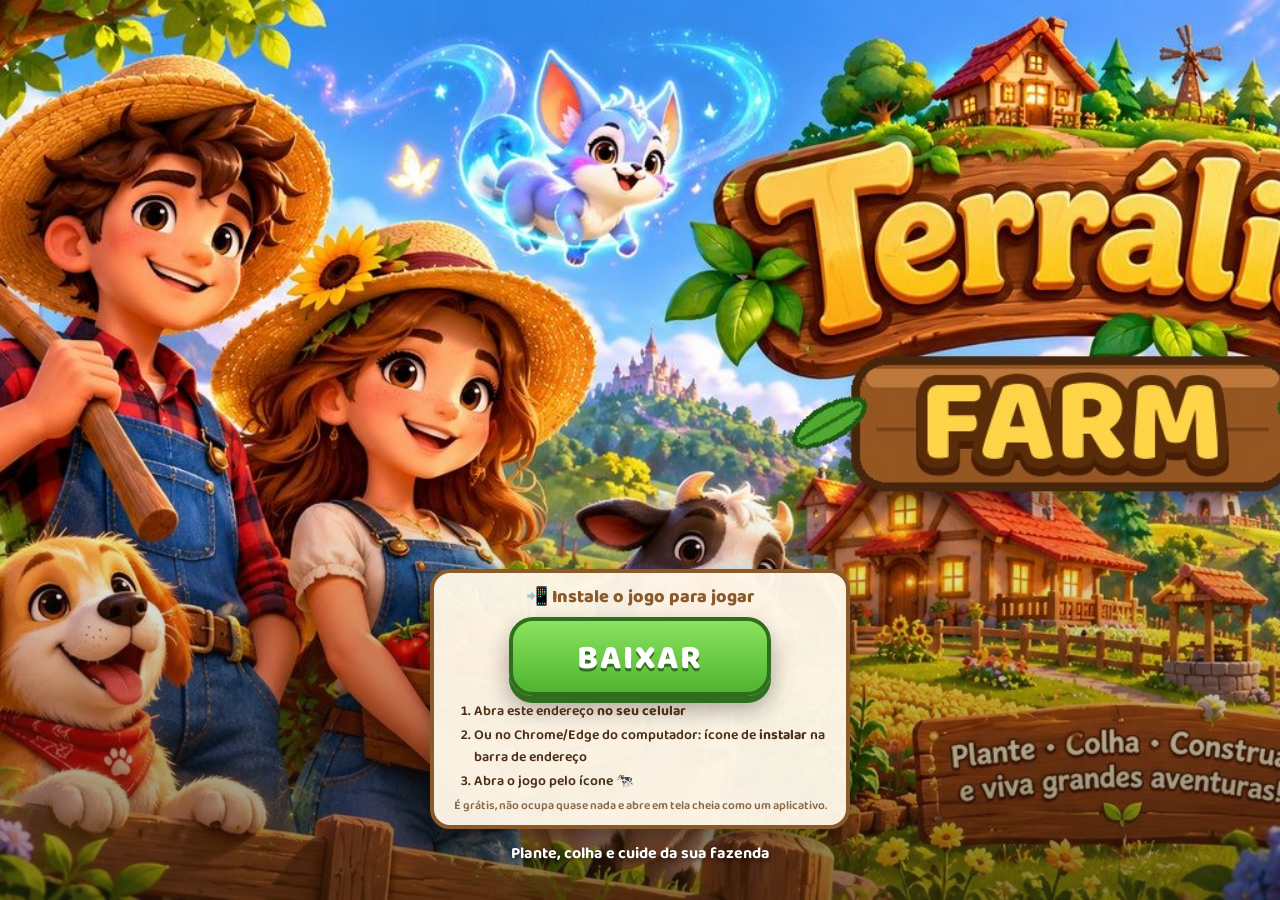
<file: index.html>
<!DOCTYPE html>
<html lang="pt-BR">
<head>
<meta charset="utf-8">
<meta name="viewport" content="width=device-width, initial-scale=1, maximum-scale=1, user-scalable=no, viewport-fit=cover">
<meta name="theme-color" content="#7cc456">
<meta name="screen-orientation" content="landscape">
<title>Terrália Farm</title>
<link rel="manifest" href="manifest.webmanifest">
<meta name="theme-color" content="#6cc357">
<meta name="mobile-web-app-capable" content="yes">
<meta name="apple-mobile-web-app-capable" content="yes">
<meta name="apple-mobile-web-app-title" content="Terrália Farm">
<link rel="icon" type="image/png" href="assets/icones/favicon.png">
<link rel="apple-touch-icon" href="assets/icones/apple-touch-icon.png">
<link rel="preconnect" href="https://fonts.googleapis.com">
<link href="https://fonts.googleapis.com/css2?family=Baloo+2:wght@500;600;700;800&display=swap" rel="stylesheet">
<link rel="stylesheet" href="css/style.css?v=0.55">
</head>
<body>
<canvas id="cena"></canvas>
<div id="carregando"><div class="car-caixa"><div class="car-logo">Terrália <span>Farm</span></div><div class="car-txt"></div><div class="car-barra"><i></i></div><div class="car-dica"></div></div></div>
<script>
(function(){
  var D=['Arraste a semente por cima de vários canteiros de uma vez!','Toque nos cercados para ouvir os bichinhos 🐄','Ajudar fazendas de amigos dá moedas e XP','Anuncie suas vendas da banca no chat 📢','Materiais de ampliação caem ao colher e produzir','Na cooperativa vocês pedem e doam itens entre si'];
  var el=document.getElementById('carregando'), barra=el.querySelector('i'), p=0, t=null;
  window.mostrarCarregando=function(txt){ el.querySelector('.car-txt').textContent=txt; el.querySelector('.car-dica').textContent='💡 '+D[Math.floor(Math.random()*D.length)]; el.classList.add('on'); clearInterval(t); t=setInterval(function(){ p+=(92-p)*.06; barra.style.width=p+'%'; },60); };
  window.esconderCarregando=function(){ clearInterval(t); barra.style.width='100%'; setTimeout(function(){ el.classList.add('saindo'); setTimeout(function(){ el.classList.remove('on','saindo'); },450); },250); };
  try{ var txt=sessionStorage.getItem('terralia-indo'); if(txt){ p=35; window.mostrarCarregando(txt); } }catch(e){}
})();
</script>
<div id="girar"><div class="cel"></div>Gire o celular<small>Terrália Farm é jogado na horizontal</small></div>

<!-- Tela inicial -->
<div id="splash">
  <div class="conta-splash" id="contaSplash"></div>
  <div class="splash-logo"><img src="assets/ui/logo.webp" alt="Terrália Farm"></div>
  <div class="splash-baixo">
    <button class="btn-jogar" id="btnJogar">JOGAR</button>
    <button class="btn-instalar" id="btnInstalar">📲 Baixar o jogo no celular</button>
    <div class="baixar-painel" id="painelBaixar"></div>
    <p class="splash-sub">Plante, colha e cuide da sua fazenda</p>
  </div>
</div>

<div class="tela-login" id="telaLogin"><div class="lg-caixa"><div class="lg-logo">Terrália <span>Farm</span></div><div id="lgCorpo"></div></div></div>
<div class="faixa-conta" id="faixaConta">⚠️ Seu progresso está só neste aparelho. <b>Conectar conta</b><span class="fc-x">✕</span></div>
<div class="modal-inst" id="modalInst"><div class="mi-caixa"><button class="mi-x" id="miFechar">✕</button><div class="mi-tit">📲 Terrália Farm no seu celular</div><div class="mi-corpo" id="miCorpo"></div></div></div>

<!-- Topo -->
<div class="topo">
  <div class="perfil" data-abrir="perfil">
    <div class="avatar"><img id="avatarImg" src="assets/img/fazendeiro.jpg" alt=""></div>
    <div class="estrela" data-icone="estrela"><span id="nivel">1</span></div>
    <div class="xp"><div class="xpbar"><i id="xpbar"></i></div><span id="xptxt"></span></div>
  </div>
  <div class="topo-dir">
    <div class="pill" id="chipMoedas"><span class="pill-ico" data-icone="moeda"></span><b id="moedas">0</b><button class="mais" data-abrir="loja">+</button></div>
    <button class="redondo" data-abrir="config" data-icone="engrenagem" aria-label="Configurações"></button>
  </div>
</div>

<!-- Botões laterais (agrupados: tocar abre os itens do grupo) -->
<div class="lateral">
  <div class="grupo">
    <button class="mini" data-grupo="visao" aria-label="Câmera"><span class="txt-ico">🎥</span><small>Câmera</small></button>
    <div class="flyout" id="fly-visao">
      <button class="mini" id="btnGirar" aria-label="Girar visão"><span class="txt-ico">⟳</span><small>Girar</small></button>
      <button class="mini" id="btnTrava" aria-label="Travar ou destravar a câmera"><span class="txt-ico">🔒</span><small>Travada</small></button>
    </div>
  </div>
  <div class="grupo">
    <button class="mini" data-grupo="social" aria-label="Social"><span class="txt-ico">👥</span><small>Social</small><b class="badge" id="badgeSocial"></b></button>
    <div class="flyout" id="fly-social">
      <button class="mini" data-abrir="amigos"><span class="txt-ico">🧑‍🤝‍🧑</span><small>Amigos</small></button>
      <button class="mini" data-abrir="coop"><span class="txt-ico">🤝</span><small>Coop</small></button>
      <button class="mini" data-abrir="banca"><span class="txt-ico">🏪</span><small>Banca</small></button>
      <button class="mini" data-abrir="ranking"><span class="txt-ico">🏆</span><small>Ranking</small></button>
    </div>
  </div>
  <button class="mini" data-abrir="pedidos" aria-label="Pedidos"><span class="txt-ico">🚚</span><small>Pedidos</small></button>
</div>

<!-- Botões de canto -->
<div class="cantos esq">
  <button class="gbtn" data-abrir="loja"><i data-icone="loja"></i><span>Loja</span></button>
  <button class="gbtn" data-abrir="armazem"><i data-icone="caixa"></i><span>Armazém</span><b class="badge" id="badgeArmazem"></b></button>
  <button class="gbtn" data-abrir="animais"><i class="emo-gbtn">🐾</i><span>Animais</span><b class="badge" id="badgeAnimais"></b></button>
</div>
<div class="cantos dir">
  <span id="fpsTeste">-- fps</span>
  <button class="gbtn" data-abrir="passe" id="btnPasse"><i><img class="ui-img" src="assets/ui/presente.webp" alt=""></i><span>Passe</span><b class="badge" id="badgePasse">!</b></button>
</div>
<button class="aba-chat" data-chat-abrir="1" aria-label="Chat"><span>💬</span><i>›</i><b class="badge" id="badgeChat"></b></button>

<div class="dica-campo" id="dicaCampo"></div>
<div class="missoes" id="missoes"></div>
<div class="vinheta"></div>
<div class="marca-jogo">Terrália <b>Farm</b></div>
<div class="chat" id="chat"></div>
<div class="dica-arr" id="dicaArr"></div>
<div class="tutorial" id="tutorial">
  <div class="tut-avatar"><img src="assets/img/fazendeiro.jpg" alt=""></div>
  <div class="tut-corpo"><div class="tut-nome">Tonho</div><div class="tut-txt"></div>
    <div class="tut-acoes"><button class="link-pular" data-tut="pular">Pular tutorial</button><button class="btn verde" data-tut="prox"></button></div></div>
</div>
<div class="maozinha" id="maozinha">👆</div>
<div class="barra-edicao"><span>✏️ Modo edição · toque numa construção e arraste</span><button class="btn verde" data-ed="concluir">Concluir</button></div>
<div class="ferr-edicao" id="ferrEdicao"><button data-ed="girar" title="Girar">⟳</button><button data-ed="ok" class="ok" title="Confirmar">✓</button><button data-ed="cancelar" class="nao" title="Cancelar">✕</button><button data-ed="vender" class="vend" title="Vender decoração">🗑</button><button data-ed="guardar" class="guard" title="Guardar">📦</button></div>
<div class="hotbar" id="hotbar" style="display:none"></div>
<div class="seletor-sem" id="seletorSem"></div>
<div class="pop-venda" id="popVenda"></div>
<div class="barra-visita" id="barraVisita"></div>
<div class="fila-ui" id="filaUI"></div>
<div class="barra-construcao" id="barraConstrucao"></div>
<div class="tip" id="tip"></div>
<div class="toast-area" id="toasts"></div>

<!-- Janelas -->
<div class="fundo" id="fundo">
  <div class="janela">
    <div class="jtopo"><h2 id="jtitulo"></h2><span class="saldo-j" id="saldoJ"></span><button class="fechar" data-acao="fechar">✕</button></div>
    <div class="abas" id="jabas"></div>
    <div class="jcorpo" id="jcorpo"></div>
  </div>
</div>

<script src="assets/lib/three.min.js"></script>
<script src="assets/lib/OrbitControls.js"></script>
<script src="assets/lib/GLTFLoader.js"></script>
<script src="assets/lib/RoomEnvironment.js"></script>
<script src="assets/lib/supabase.js"></script>
<script src="js/icones.js"></script>
<script src="js/audio.js?v=0.55"></script>
<script src="js/game.js?v=0.55"></script>
</body>
</html>
</file>
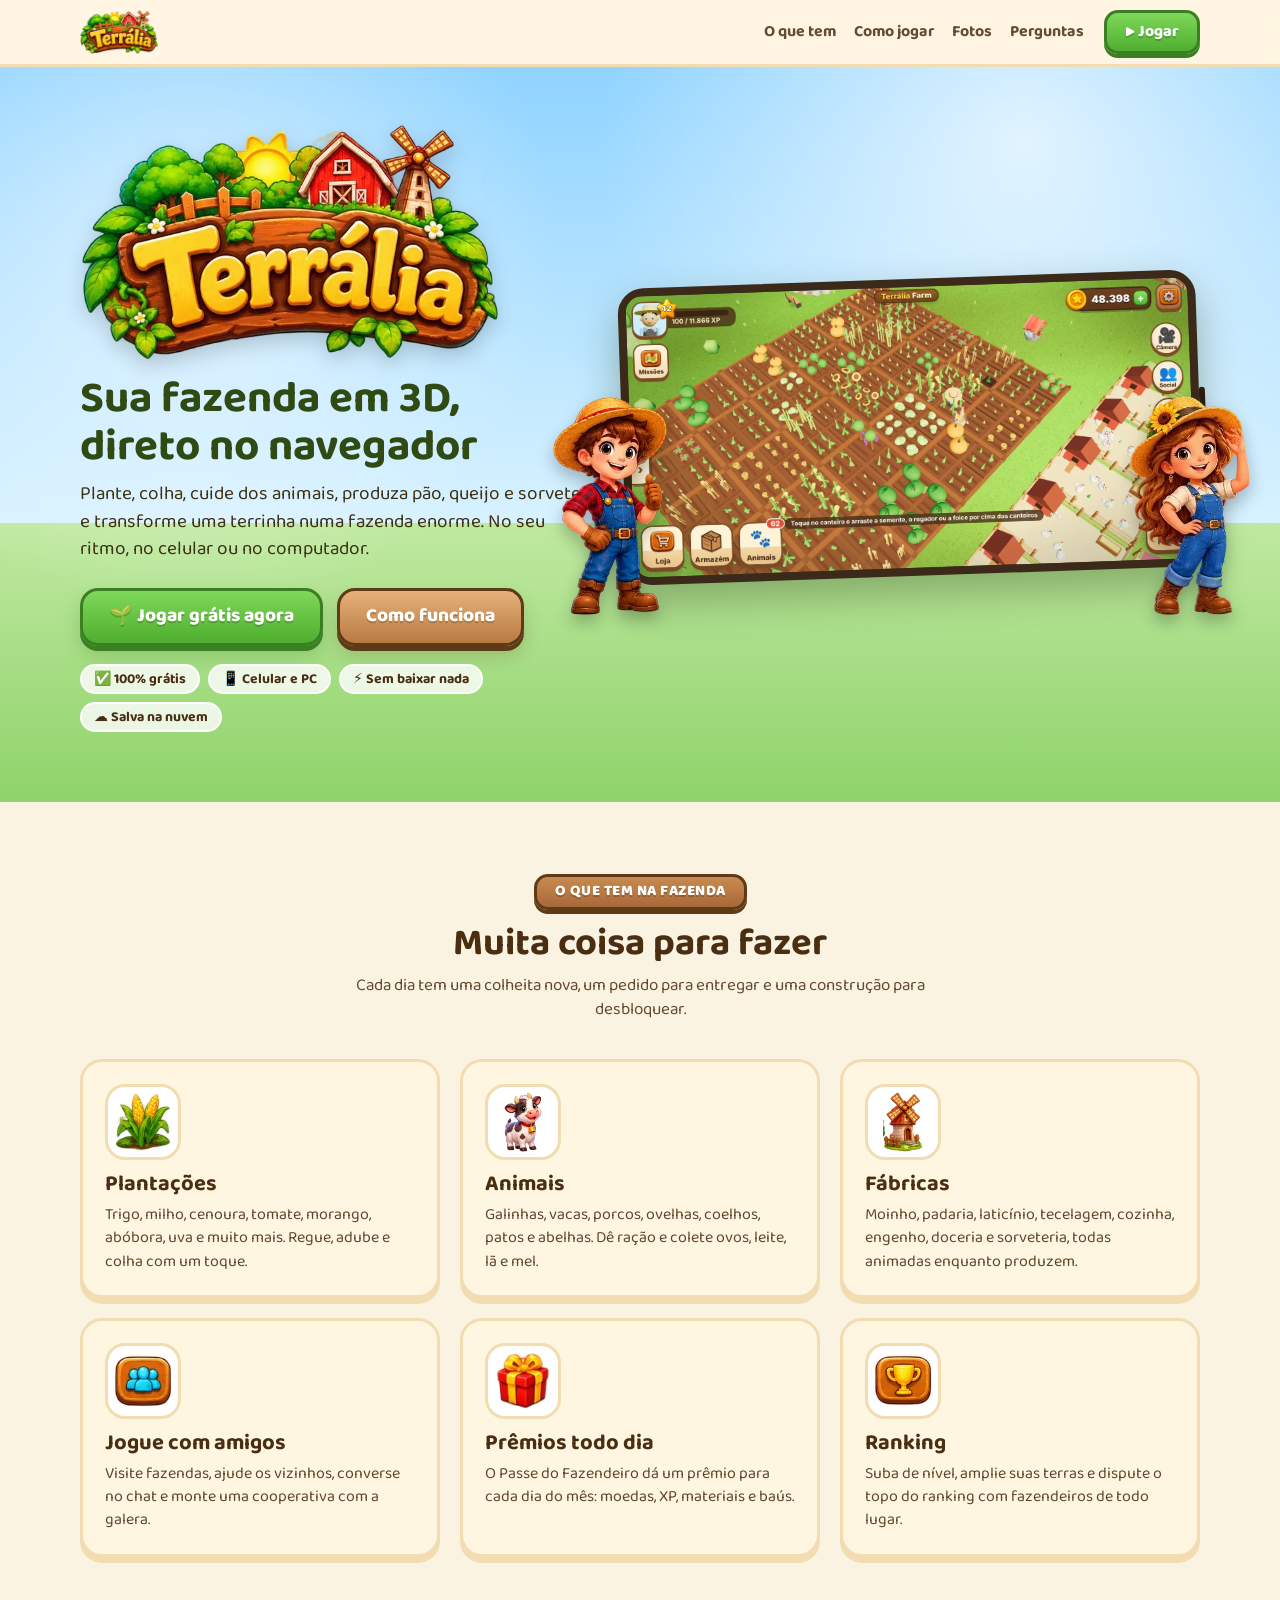
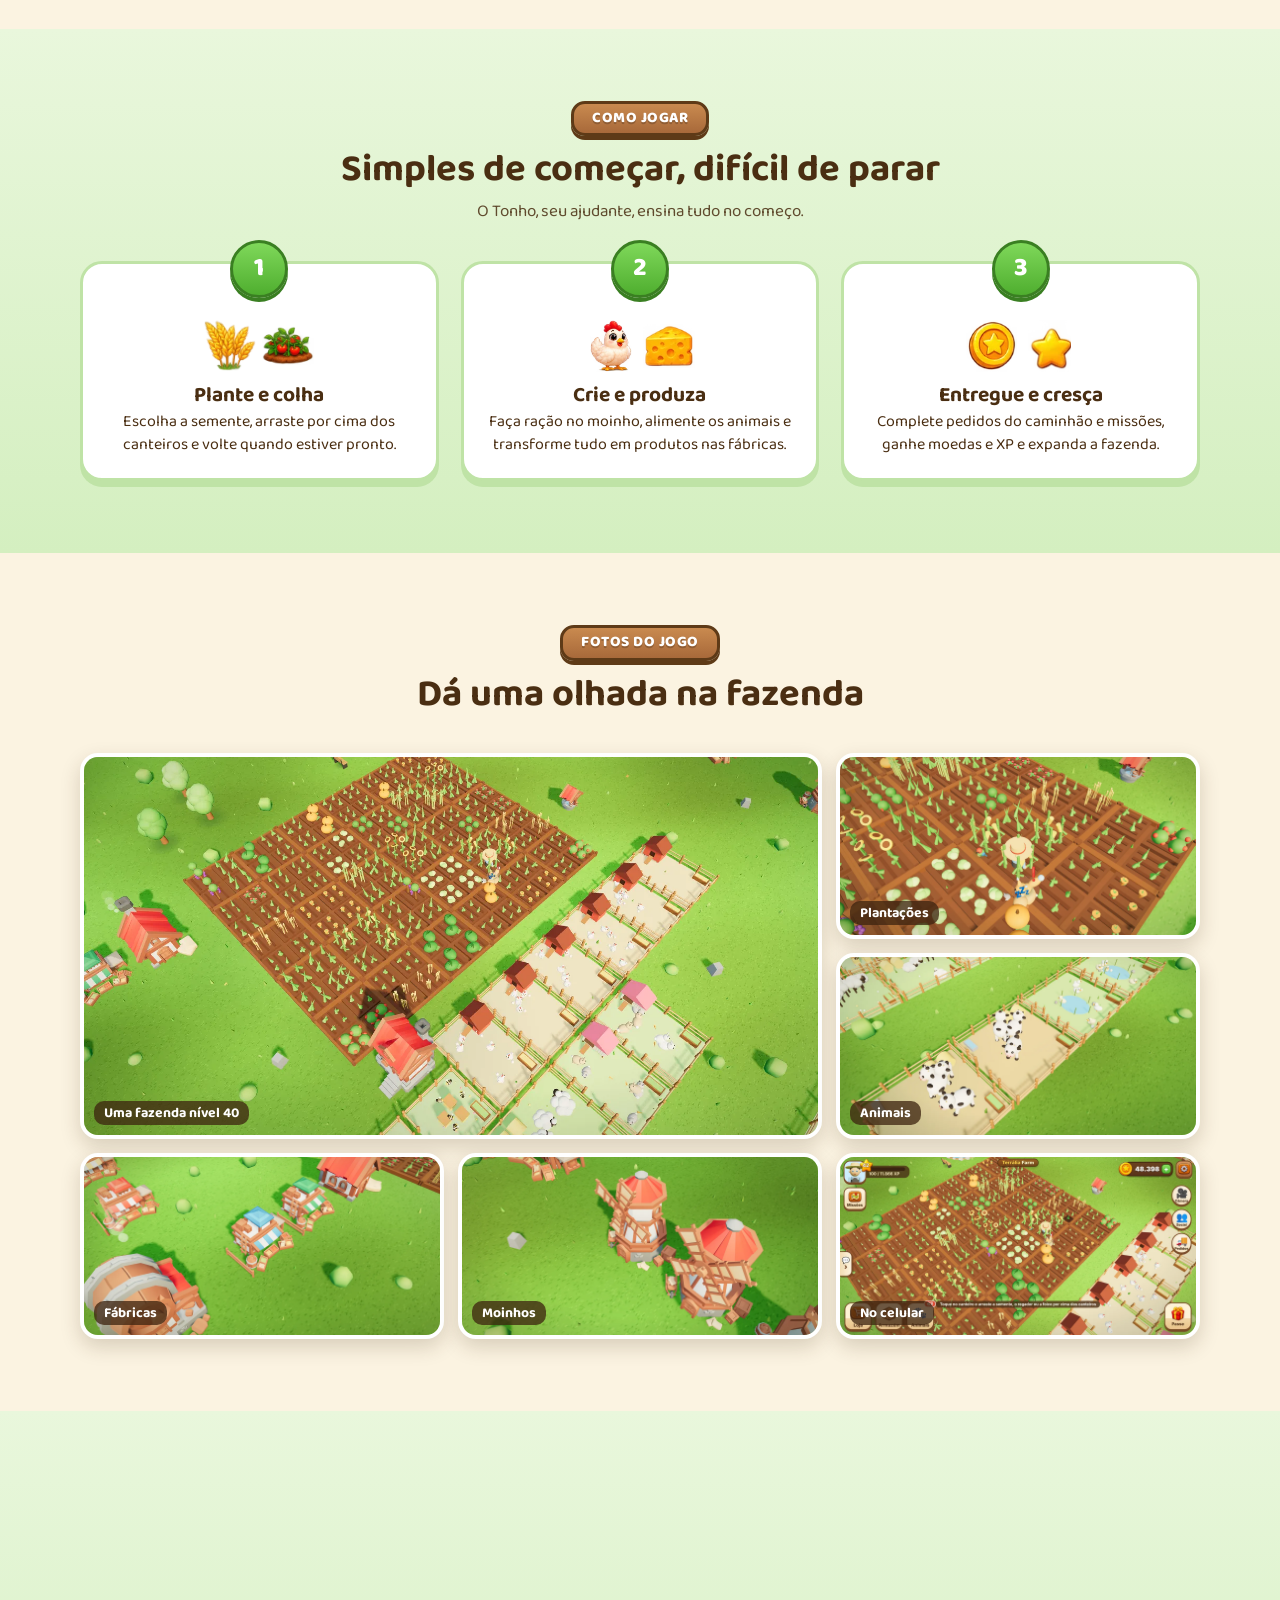
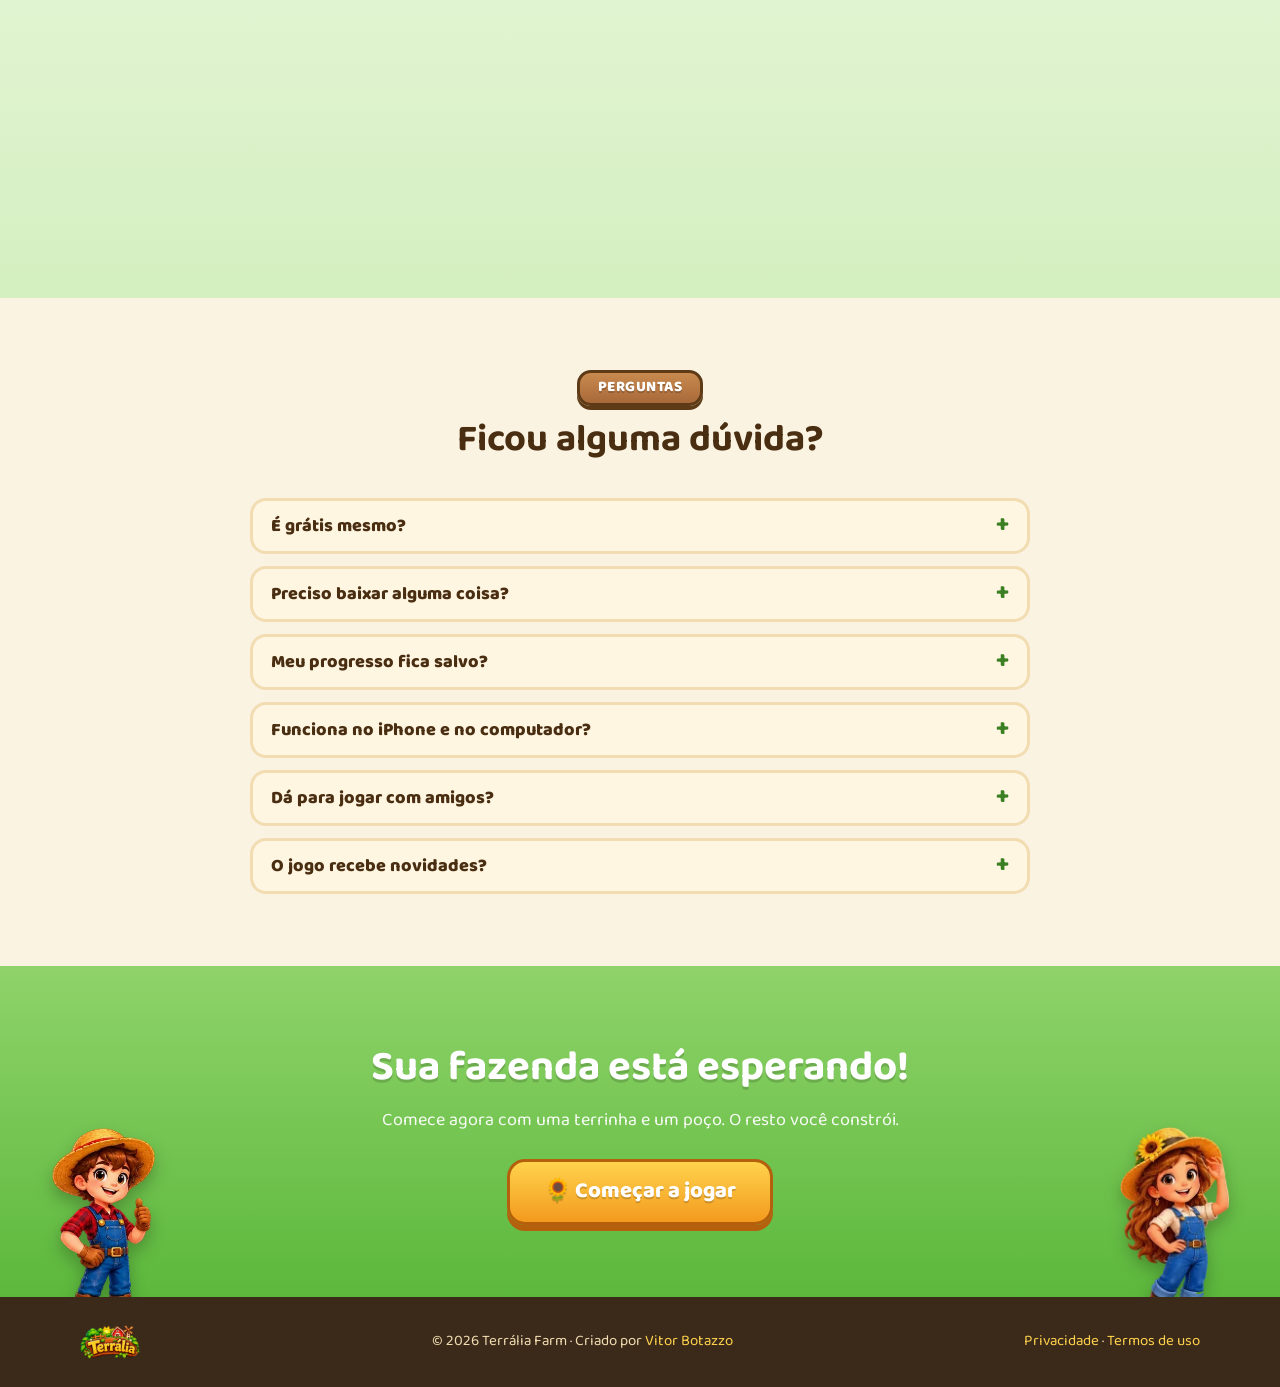
<file: site/index.html>
<!DOCTYPE html>
<html lang="pt-BR">
<head>
<meta charset="utf-8">
<meta name="viewport" content="width=device-width, initial-scale=1">
<title>Terrália Farm · Jogo de fazenda 3D grátis no navegador</title>
<meta name="description" content="Plante, colha, crie animais, produza na padaria e no laticínio e construa a fazenda dos seus sonhos. Terrália Farm é grátis, em 3D, e roda direto no navegador do celular ou do PC.">
<meta name="theme-color" content="#6cc357">
<meta property="og:type" content="website">
<meta property="og:title" content="Terrália Farm · Sua fazenda 3D no navegador">
<meta property="og:description" content="Plante, crie animais, produza e jogue com amigos. Grátis, sem baixar nada.">
<meta property="og:image" content="https://vbw1510.github.io/terralia/site/img/hud.webp">
<meta property="og:url" content="https://vbw1510.github.io/terralia/site/">
<link rel="icon" href="img/estrela.webp">
<link rel="preconnect" href="https://fonts.googleapis.com">
<link href="https://fonts.googleapis.com/css2?family=Baloo+2:wght@500;600;700;800&display=swap" rel="stylesheet">
<style>
  :root{--verde:#5cb83c;--verde-esc:#3a7f22;--madeira:#8a5a2b;--madeira-esc:#5e3a17;--creme:#fff6e2;--creme2:#f2dcb2;--texto:#4a2e12;--ceu1:#8fd3ff;--ceu2:#d8f2ff;--laranja:#f39a1e}
  *{box-sizing:border-box;margin:0;padding:0}
  html{scroll-behavior:smooth}
  body{font-family:'Baloo 2',system-ui,sans-serif;color:var(--texto);background:#fbf3e1;line-height:1.45;overflow-x:hidden}
  img{max-width:100%;height:auto;display:block}
  a{color:inherit}
  .wrap{width:min(1120px,92vw);margin:0 auto}

  /* botões */
  .btn{display:inline-flex;align-items:center;justify-content:center;gap:8px;font:inherit;font-weight:800;font-size:19px;text-decoration:none;color:#fff;padding:12px 26px;border-radius:18px;border:3px solid var(--verde-esc);background:linear-gradient(#7fd85a,#4fae2f);box-shadow:0 5px 0 var(--verde-esc),0 10px 18px rgba(60,120,30,.25);transition:transform .12s,box-shadow .12s;cursor:pointer;text-shadow:0 2px 0 rgba(0,0,0,.18)}
  .btn:hover{transform:translateY(-2px);box-shadow:0 7px 0 var(--verde-esc),0 14px 22px rgba(60,120,30,.3)}
  .btn:active{transform:translateY(3px);box-shadow:0 2px 0 var(--verde-esc)}
  .btn.madeira{border-color:var(--madeira-esc);background:linear-gradient(#e7b07a,#b97a42);box-shadow:0 5px 0 var(--madeira-esc),0 10px 18px rgba(90,55,25,.2)}
  .btn.pequeno{font-size:16px;padding:7px 18px;border-radius:14px;box-shadow:0 4px 0 var(--verde-esc)}

  /* topo */
  header.nav{position:sticky;top:0;z-index:20;background:rgba(255,246,226,.92);backdrop-filter:blur(8px);border-bottom:3px solid var(--creme2)}
  header.nav .wrap{display:flex;align-items:center;gap:20px;height:64px}
  header.nav .marca img{height:44px;width:auto}
  header.nav nav{display:flex;gap:18px;margin-left:auto;font-weight:700}
  header.nav nav a{text-decoration:none;opacity:.85}
  header.nav nav a:hover{opacity:1;color:var(--verde-esc)}
  @media (max-width:760px){header.nav nav{display:none}header.nav .btn{margin-left:auto}}

  /* hero */
  .hero{position:relative;background:linear-gradient(var(--ceu1),var(--ceu2) 62%,#bfe9a0 62%,#8fd36a);overflow:hidden;padding:56px 0 70px}
  .hero::before{content:"";position:absolute;inset:0;background:radial-gradient(circle at 80% 10%,rgba(255,255,255,.7),transparent 35%),radial-gradient(circle at 15% 25%,rgba(255,255,255,.55),transparent 30%);pointer-events:none}
  .nuvem{position:absolute;background:#fff;border-radius:60px;opacity:.85;animation:nuvem 40s linear infinite}
  .nuvem::before,.nuvem::after{content:"";position:absolute;background:#fff;border-radius:50%}
  .n1{width:150px;height:44px;top:60px;left:-160px}.n1::before{width:70px;height:70px;top:-32px;left:22px}.n1::after{width:52px;height:52px;top:-22px;left:78px}
  .n2{width:110px;height:34px;top:150px;left:-120px;animation-duration:55s;animation-delay:-20s}.n2::before{width:52px;height:52px;top:-24px;left:16px}.n2::after{width:40px;height:40px;top:-16px;left:58px}
  @keyframes nuvem{to{transform:translateX(calc(100vw + 320px))}}
  .hero .wrap{position:relative;display:grid;grid-template-columns:1fr 1.15fr;gap:40px;align-items:center}
  .hero .logo{width:min(420px,90%);filter:drop-shadow(0 8px 10px rgba(0,0,0,.18));animation:pula 3s ease-in-out infinite}
  @keyframes pula{50%{transform:translateY(-8px)}}
  .hero h1{font-size:clamp(28px,3.6vw,44px);line-height:1.1;margin:14px 0 10px;color:#2f4a12}
  .hero p.sub{font-size:19px;max-width:520px;color:#3e3214}
  .hero .acoes{display:flex;gap:14px;flex-wrap:wrap;margin:24px 0 18px}
  .selos{display:flex;gap:8px;flex-wrap:wrap}
  .selos span{background:rgba(255,255,255,.8);border:2px solid #fff;border-radius:30px;padding:3px 12px;font-weight:700;font-size:14px}
  .tela{position:relative;border-radius:26px;border:8px solid #3b2a1a;background:#3b2a1a;box-shadow:0 18px 40px rgba(40,60,20,.35);transform:rotate(-2deg)}
  .tela img{border-radius:16px}
  .tela::after{content:"";position:absolute;right:-14px;top:50%;width:6px;height:60px;margin-top:-30px;border-radius:4px;background:#2a1d10}
  .boneco{position:absolute;bottom:-40px;height:220px;width:auto;filter:drop-shadow(0 8px 8px rgba(0,0,0,.25));animation:aceno 2.6s ease-in-out infinite;transform-origin:bottom center;z-index:2}
  .boneco.esq{left:-70px}.boneco.dir{right:-50px;animation-delay:-1.3s}
  @keyframes aceno{50%{transform:rotate(3deg) translateY(-6px)}}
  @media (max-width:900px){.hero .wrap{grid-template-columns:1fr;text-align:center}.hero p.sub{margin:0 auto}.hero .acoes,.selos{justify-content:center}.hero .logo{margin:0 auto}.boneco{height:130px;bottom:-26px}.boneco.esq{left:-14px}.boneco.dir{right:-10px}}

  /* seções */
  section{padding:72px 0}
  .titulo-sec{text-align:center;margin-bottom:36px}
  .titulo-sec .placa{display:inline-block;background:linear-gradient(#c98a4f,#a8693a);color:#fff;border:3px solid var(--madeira-esc);border-radius:14px;padding:4px 18px;font-weight:800;font-size:15px;letter-spacing:.5px;box-shadow:0 4px 0 var(--madeira-esc);text-shadow:0 2px 0 rgba(0,0,0,.2)}
  .titulo-sec h2{font-size:clamp(26px,3vw,38px);margin-top:12px;line-height:1.15}
  .titulo-sec p{max-width:620px;margin:8px auto 0;font-size:17px;opacity:.85}

  /* recursos */
  .cards{display:grid;grid-template-columns:repeat(3,1fr);gap:20px}
  .card{background:var(--creme);border:3px solid var(--creme2);border-radius:22px;padding:22px;box-shadow:0 6px 0 var(--creme2);transition:transform .15s}
  .card:hover{transform:translateY(-4px)}
  .card .ic{width:76px;height:76px;border-radius:20px;background:#fff;border:3px solid var(--creme2);display:flex;align-items:center;justify-content:center;margin-bottom:12px}
  .card .ic img{width:60px;height:60px;object-fit:contain}
  .card h3{font-size:22px;line-height:1.15;margin-bottom:6px}
  .card p{font-size:16px;opacity:.88}
  @media (max-width:900px){.cards{grid-template-columns:repeat(2,1fr)}}
  @media (max-width:560px){.cards{grid-template-columns:1fr}}

  /* como jogar */
  .passos-bg{background:linear-gradient(#e9f7dc,#d4efc0)}
  .passos{display:grid;grid-template-columns:repeat(3,1fr);gap:22px;counter-reset:p}
  .passo{position:relative;background:#fff;border-radius:22px;padding:56px 22px 22px;text-align:center;border:3px solid #bfe3a6;box-shadow:0 6px 0 #bfe3a6}
  .passo::before{counter-increment:p;content:counter(p);position:absolute;top:-24px;left:50%;transform:translateX(-50%);width:52px;height:52px;border-radius:50%;background:linear-gradient(#7fd85a,#4fae2f);border:3px solid var(--verde-esc);color:#fff;font-weight:800;font-size:26px;display:flex;align-items:center;justify-content:center;box-shadow:0 4px 0 var(--verde-esc)}
  .passo .emj{display:flex;justify-content:center;gap:6px;margin-bottom:8px}
  .passo .emj img{width:52px;height:52px;object-fit:contain}
  .passo h3{font-size:21px}
  @media (max-width:820px){.passos{grid-template-columns:1fr;gap:40px}}

  /* galeria */
  .galeria{display:grid;grid-template-columns:repeat(6,1fr);gap:14px}
  .galeria figure{position:relative;border-radius:18px;overflow:hidden;border:4px solid #fff;box-shadow:0 8px 20px rgba(60,40,10,.18);cursor:zoom-in;background:#cde9b8}
  .galeria figure img{width:100%;height:100%;object-fit:cover;aspect-ratio:2/1;transition:transform .3s}
  .galeria figure:hover img{transform:scale(1.04)}
  .galeria figcaption{position:absolute;left:10px;bottom:10px;background:rgba(60,35,15,.75);color:#fff;font-weight:700;font-size:14px;padding:2px 10px;border-radius:10px}
  .g1{grid-column:span 4;grid-row:span 2}.g2,.g3{grid-column:span 2}.g4,.g5,.g6{grid-column:span 2}
  .g1 img{aspect-ratio:auto!important}
  @media (max-width:820px){.galeria{grid-template-columns:1fr 1fr}.g1{grid-column:span 2;grid-row:auto}.g2,.g3,.g4,.g5,.g6{grid-column:span 1}}
  .lightbox{position:fixed;inset:0;z-index:50;background:rgba(20,12,4,.85);display:none;align-items:center;justify-content:center;padding:20px;cursor:zoom-out}
  .lightbox.on{display:flex}
  .lightbox img{max-height:90vh;border-radius:16px;border:5px solid #fff}

  /* celular */
  .app{display:grid;grid-template-columns:1fr 1fr;gap:36px;align-items:center}
  .app ul{list-style:none;display:grid;gap:12px;margin:18px 0 24px}
  .app li{display:flex;gap:12px;align-items:flex-start;font-size:17px}
  .app li b.n{flex:none;width:30px;height:30px;border-radius:50%;background:var(--laranja);color:#fff;display:flex;align-items:center;justify-content:center}
  .app .mock{position:relative;padding:20px}
  .app .mock .tela{transform:rotate(2deg)}
  @media (max-width:820px){.app{grid-template-columns:1fr}}

  /* perguntas */
  .faq{max-width:780px;margin:0 auto;display:grid;gap:12px}
  .faq details{background:var(--creme);border:3px solid var(--creme2);border-radius:16px;padding:12px 18px}
  .faq summary{cursor:pointer;font-weight:800;font-size:18px;list-style:none;display:flex;justify-content:space-between;gap:10px}
  .faq summary::after{content:"+";font-size:24px;line-height:1;color:var(--verde-esc)}
  .faq details[open] summary::after{content:"−"}
  .faq p{margin-top:8px;font-size:16px;opacity:.9}

  /* chamada final */
  .final{position:relative;background:linear-gradient(#8fd36a,#5cb83c);color:#fff;text-align:center;overflow:hidden}
  .final h2{font-size:clamp(28px,3.4vw,42px);text-shadow:0 3px 0 rgba(0,0,0,.15)}
  .final p{font-size:18px;margin:8px 0 26px;opacity:.95}
  .final .btn{font-size:22px;padding:14px 34px;background:linear-gradient(#ffd34d,#f39a1e);border-color:#b4600c;box-shadow:0 6px 0 #b4600c}
  .final .boneco{bottom:-30px;height:200px}
  .final .boneco.esq{left:4%}.final .boneco.dir{right:4%}
  @media (max-width:820px){.final .boneco{display:none}}

  footer{background:#3b2a1a;color:#f2dcb2;padding:28px 0;font-size:15px}
  footer .wrap{display:flex;flex-wrap:wrap;gap:12px 24px;align-items:center;justify-content:space-between}
  footer a{color:#ffd34d;text-decoration:none}
  footer img{height:34px;width:auto}

  .aparece{opacity:0;transform:translateY(24px);transition:opacity .6s,transform .6s}
  .aparece.visto{opacity:1;transform:none}
  @media (prefers-reduced-motion:reduce){*{animation:none!important;transition:none!important}.aparece{opacity:1;transform:none}}
</style>
</head>
<body>

<header class="nav">
  <div class="wrap">
    <a class="marca" href="#topo"><img src="img/logo.webp" alt="Terrália Farm"></a>
    <nav>
      <a href="#recursos">O que tem</a>
      <a href="#como">Como jogar</a>
      <a href="#fotos">Fotos</a>
      <a href="#perguntas">Perguntas</a>
    </nav>
    <a class="btn pequeno" href="https://vbw1510.github.io/terralia/">▶ Jogar</a>
  </div>
</header>

<section class="hero" id="topo">
  <div class="nuvem n1"></div><div class="nuvem n2"></div>
  <div class="wrap">
    <div>
      <img class="logo" src="img/logo.webp" alt="Terrália Farm">
      <h1>Sua fazenda em 3D, direto no navegador</h1>
      <p class="sub">Plante, colha, cuide dos animais, produza pão, queijo e sorvete e transforme uma terrinha numa fazenda enorme. No seu ritmo, no celular ou no computador.</p>
      <div class="acoes">
        <a class="btn" href="https://vbw1510.github.io/terralia/">🌱 Jogar grátis agora</a>
        <a class="btn madeira" href="#como">Como funciona</a>
      </div>
      <div class="selos"><span>✅ 100% grátis</span><span>📱 Celular e PC</span><span>⚡ Sem baixar nada</span><span>☁️ Salva na nuvem</span></div>
    </div>
    <div style="position:relative">
      <div class="tela"><img src="img/hud.webp" alt="Tela do jogo Terrália Farm com plantações e cercados de animais" width="1440" height="720"></div>
      <img class="boneco esq" src="img/fazendeiro.webp" alt="">
      <img class="boneco dir" src="img/fazendeira.webp" alt="">
    </div>
  </div>
</section>

<section id="recursos">
  <div class="wrap">
    <div class="titulo-sec aparece"><span class="placa">O QUE TEM NA FAZENDA</span><h2>Muita coisa para fazer</h2><p>Cada dia tem uma colheita nova, um pedido para entregar e uma construção para desbloquear.</p></div>
    <div class="cards">
      <div class="card aparece"><div class="ic"><img src="img/c_milho.webp" alt=""></div><h3>Plantações</h3><p>Trigo, milho, cenoura, tomate, morango, abóbora, uva e muito mais. Regue, adube e colha com um toque.</p></div>
      <div class="card aparece"><div class="ic"><img src="img/a_vaca.webp" alt=""></div><h3>Animais</h3><p>Galinhas, vacas, porcos, ovelhas, coelhos, patos e abelhas. Dê ração e colete ovos, leite, lã e mel.</p></div>
      <div class="card aparece"><div class="ic"><img src="img/e_moinho.webp" alt=""></div><h3>Fábricas</h3><p>Moinho, padaria, laticínio, tecelagem, cozinha, engenho, doceria e sorveteria, todas animadas enquanto produzem.</p></div>
      <div class="card aparece"><div class="ic"><img src="img/b_social.webp" alt=""></div><h3>Jogue com amigos</h3><p>Visite fazendas, ajude os vizinhos, converse no chat e monte uma cooperativa com a galera.</p></div>
      <div class="card aparece"><div class="ic"><img src="img/presente.webp" alt=""></div><h3>Prêmios todo dia</h3><p>O Passe do Fazendeiro dá um prêmio para cada dia do mês: moedas, XP, materiais e baús.</p></div>
      <div class="card aparece"><div class="ic"><img src="img/b_trofeu.webp" alt=""></div><h3>Ranking</h3><p>Suba de nível, amplie suas terras e dispute o topo do ranking com fazendeiros de todo lugar.</p></div>
    </div>
  </div>
</section>

<section class="passos-bg" id="como">
  <div class="wrap">
    <div class="titulo-sec aparece"><span class="placa">COMO JOGAR</span><h2>Simples de começar, difícil de parar</h2><p>O Tonho, seu ajudante, ensina tudo no começo.</p></div>
    <div class="passos">
      <div class="passo aparece"><div class="emj"><img src="img/c_trigo.webp" alt=""><img src="img/c_tomate.webp" alt=""></div><h3>Plante e colha</h3><p>Escolha a semente, arraste por cima dos canteiros e volte quando estiver pronto.</p></div>
      <div class="passo aparece"><div class="emj"><img src="img/a_galinha.webp" alt=""><img src="img/p_queijo.webp" alt=""></div><h3>Crie e produza</h3><p>Faça ração no moinho, alimente os animais e transforme tudo em produtos nas fábricas.</p></div>
      <div class="passo aparece"><div class="emj"><img src="img/moeda.webp" alt=""><img src="img/estrela.webp" alt=""></div><h3>Entregue e cresça</h3><p>Complete pedidos do caminhão e missões, ganhe moedas e XP e expanda a fazenda.</p></div>
    </div>
  </div>
</section>

<section id="fotos">
  <div class="wrap">
    <div class="titulo-sec aparece"><span class="placa">FOTOS DO JOGO</span><h2>Dá uma olhada na fazenda</h2></div>
    <div class="galeria aparece">
      <figure class="g1"><img src="img/geral.webp" alt="Visão geral de uma fazenda grande" loading="lazy" width="1440" height="720"><figcaption>Uma fazenda nível 40</figcaption></figure>
      <figure class="g2"><img src="img/plantas.webp" alt="Plantações crescendo" loading="lazy" width="1440" height="720"><figcaption>Plantações</figcaption></figure>
      <figure class="g3"><img src="img/animais.webp" alt="Vacas e ovelhas nos cercados" loading="lazy" width="1440" height="720"><figcaption>Animais</figcaption></figure>
      <figure class="g4"><img src="img/fabricas.webp" alt="Fábricas produzindo" loading="lazy" width="1440" height="720"><figcaption>Fábricas</figcaption></figure>
      <figure class="g5"><img src="img/moinho.webp" alt="Moinhos de vento" loading="lazy" width="1440" height="720"><figcaption>Moinhos</figcaption></figure>
      <figure class="g6"><img src="img/hud.webp" alt="Tela do jogo" loading="lazy" width="1440" height="720"><figcaption>No celular</figcaption></figure>
    </div>
  </div>
</section>

<section class="passos-bg">
  <div class="wrap app">
    <div class="aparece">
      <div class="titulo-sec" style="text-align:left;margin-bottom:0"><span class="placa">NO CELULAR</span><h2>Vira um app em 3 toques</h2></div>
      <ul>
        <li><b class="n">1</b><span>Abra o jogo no navegador do celular (Chrome, Samsung Internet ou Safari).</span></li>
        <li><b class="n">2</b><span>No menu, toque em <b>“Adicionar à tela inicial”</b> ou <b>“Instalar app”</b>.</span></li>
        <li><b class="n">3</b><span>Pronto: a Terrália Farm abre em tela cheia, como qualquer jogo instalado.</span></li>
      </ul>
      <a class="btn" href="https://vbw1510.github.io/terralia/">📱 Abrir o jogo</a>
    </div>
    <div class="mock aparece"><div class="tela"><img src="img/plantas.webp" alt="Plantações no celular" loading="lazy" width="1440" height="720"></div></div>
  </div>
</section>

<section id="perguntas">
  <div class="wrap">
    <div class="titulo-sec aparece"><span class="placa">PERGUNTAS</span><h2>Ficou alguma dúvida?</h2></div>
    <div class="faq aparece">
      <details><summary>É grátis mesmo?</summary><p>Sim. Dá para jogar tudo de graça, sem cadastro obrigatório.</p></details>
      <details><summary>Preciso baixar alguma coisa?</summary><p>Não. O jogo roda direto no navegador. Se quiser, você pode adicioná-lo à tela inicial do celular para abrir como um app.</p></details>
      <details><summary>Meu progresso fica salvo?</summary><p>Fica. Jogando como convidado, ele fica salvo no aparelho. Entrando com a conta Google, ele vai para a nuvem e você continua de onde parou em qualquer celular ou computador.</p></details>
      <details><summary>Funciona no iPhone e no computador?</summary><p>Sim, funciona em celulares Android e iPhone e em computadores com um navegador atualizado. No celular, jogue com a tela deitada.</p></details>
      <details><summary>Dá para jogar com amigos?</summary><p>Dá. Você pode visitar a fazenda dos amigos, ajudar nas plantações, conversar no chat, entrar numa cooperativa e disputar o ranking.</p></details>
      <details><summary>O jogo recebe novidades?</summary><p>Sim, ele é atualizado com frequência. Quando sai uma versão nova, o próprio jogo avisa e atualiza sozinho.</p></details>
    </div>
  </div>
</section>

<section class="final">
  <img class="boneco esq" src="img/fazendeiro.webp" alt="">
  <img class="boneco dir" src="img/fazendeira.webp" alt="">
  <div class="wrap aparece">
    <h2>Sua fazenda está esperando!</h2>
    <p>Comece agora com uma terrinha e um poço. O resto você constrói.</p>
    <a class="btn" href="https://vbw1510.github.io/terralia/">🌻 Começar a jogar</a>
  </div>
</section>

<footer>
  <div class="wrap">
    <img src="img/logo.webp" alt="Terrália Farm">
    <span>© 2026 Terrália Farm · Criado por <a href="https://botazzo.net" target="_blank" rel="noopener">Vitor Botazzo</a></span>
    <span><a href="https://vbw1510.github.io/terralia/privacidade.html">Privacidade</a> · <a href="https://vbw1510.github.io/terralia/termos.html">Termos de uso</a></span>
  </div>
</footer>

<div class="lightbox" id="lightbox"><img alt=""></div>

<script>
  // aparece ao rolar
  const io = 'IntersectionObserver' in window ? new IntersectionObserver(es => es.forEach(e => { if (e.isIntersecting) { e.target.classList.add('visto'); io.unobserve(e.target); } }), {threshold:.15}) : null;
  document.querySelectorAll('.aparece').forEach(el => io ? io.observe(el) : el.classList.add('visto'));
  // fotos em tela cheia
  const lb = document.getElementById('lightbox');
  document.querySelectorAll('.galeria figure').forEach(f => f.addEventListener('click', () => { lb.querySelector('img').src = f.querySelector('img').src; lb.classList.add('on'); }));
  lb.addEventListener('click', () => lb.classList.remove('on'));
  addEventListener('keydown', e => { if (e.key === 'Escape') lb.classList.remove('on'); });
</script>
</body>
</html>
</file>
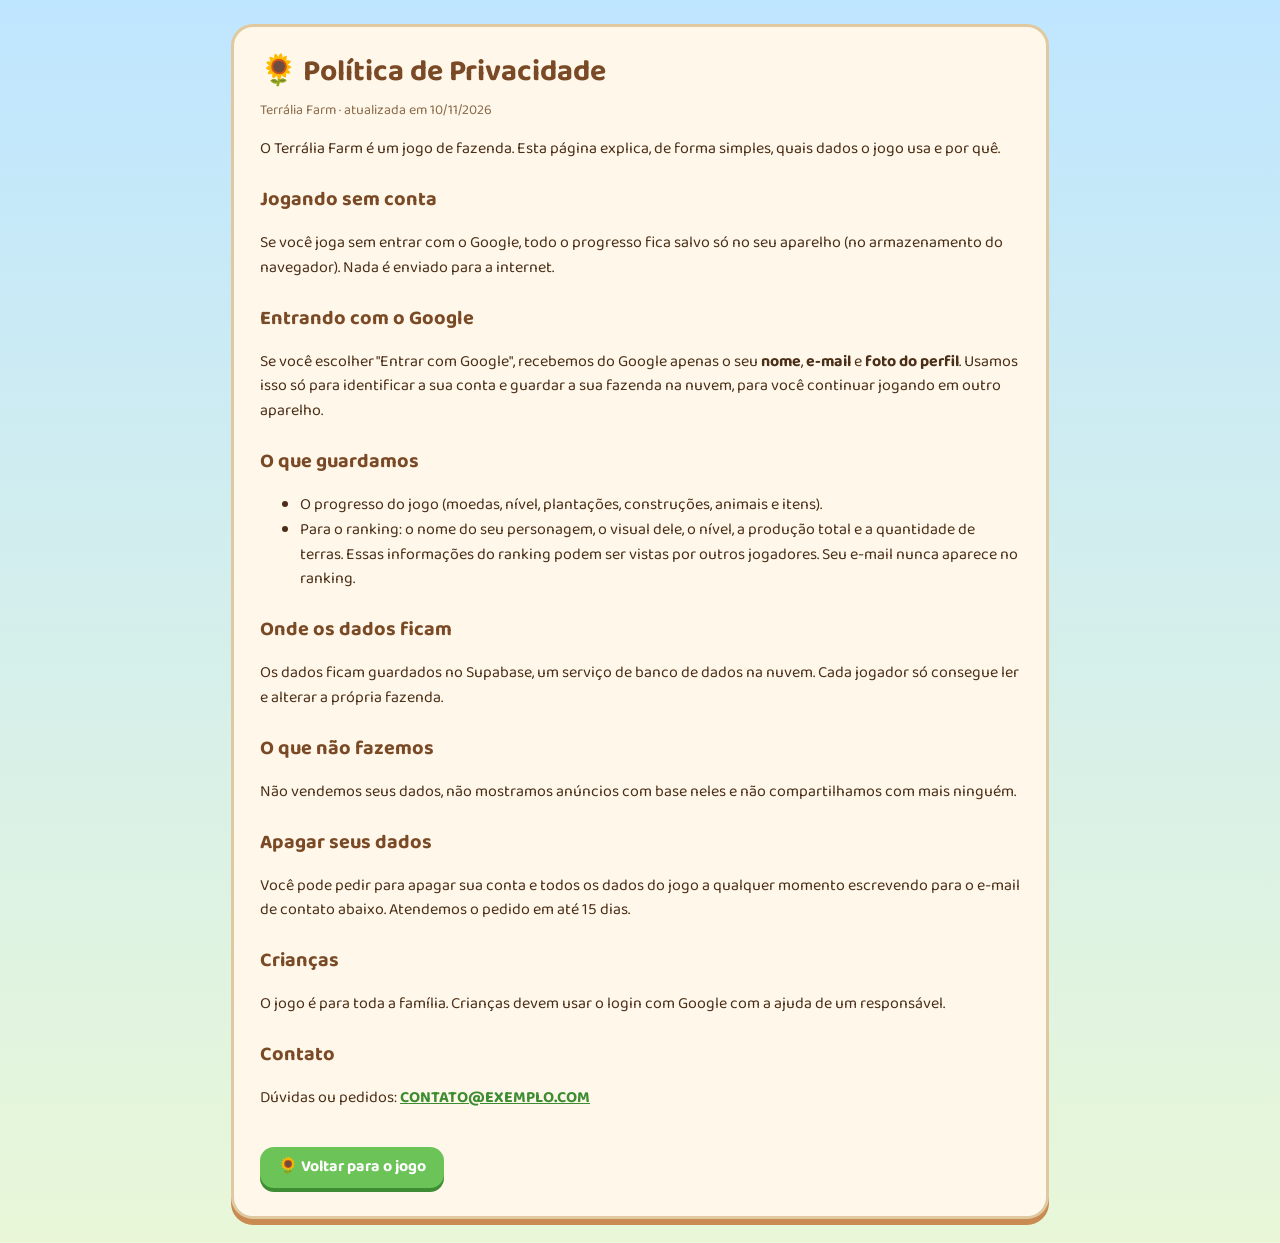
<file: privacidade.html>
<!DOCTYPE html>
<html lang="pt-BR"><head><meta charset="utf-8"><meta name="viewport" content="width=device-width,initial-scale=1">
<title>Política de Privacidade · Terrália Farm</title>
<link href="https://fonts.googleapis.com/css2?family=Baloo+2:wght@500;700;800&display=swap" rel="stylesheet">
<style>
body{margin:0;font-family:'Baloo 2',system-ui,sans-serif;background:linear-gradient(#bfe6ff,#e9f7d8);color:#4a2e17;line-height:1.55}
main{max-width:760px;margin:24px auto;background:#fff8ea;border:3px solid #e0c9a0;border-radius:22px;padding:22px 26px 28px;box-shadow:0 6px 0 #c98b52}
h1{margin:0 0 4px;font-size:30px;color:#7a4a26}h2{font-size:20px;margin:22px 0 4px;color:#7a4a26}
.data{color:#8a6a4a;font-size:14px;margin-bottom:12px}a{color:#3f8d33;font-weight:700}
.voltar{display:inline-block;margin-top:20px;background:#6cc357;color:#fff;text-decoration:none;padding:8px 18px;border-radius:14px;box-shadow:0 4px 0 #3f8d33}
</style></head><body><main>
<h1>🌻 Política de Privacidade</h1>
<div class="data">Terrália Farm · atualizada em 10/11/2026</div>
<p>O Terrália Farm é um jogo de fazenda. Esta página explica, de forma simples, quais dados o jogo usa e por quê.</p>
<h2>Jogando sem conta</h2>
<p>Se você joga sem entrar com o Google, todo o progresso fica salvo só no seu aparelho (no armazenamento do navegador). Nada é enviado para a internet.</p>
<h2>Entrando com o Google</h2>
<p>Se você escolher "Entrar com Google", recebemos do Google apenas o seu <b>nome</b>, <b>e-mail</b> e <b>foto do perfil</b>. Usamos isso só para identificar a sua conta e guardar a sua fazenda na nuvem, para você continuar jogando em outro aparelho.</p>
<h2>O que guardamos</h2>
<ul>
<li>O progresso do jogo (moedas, nível, plantações, construções, animais e itens).</li>
<li>Para o ranking: o nome do seu personagem, o visual dele, o nível, a produção total e a quantidade de terras. Essas informações do ranking podem ser vistas por outros jogadores. Seu e-mail nunca aparece no ranking.</li>
</ul>
<h2>Onde os dados ficam</h2>
<p>Os dados ficam guardados no Supabase, um serviço de banco de dados na nuvem. Cada jogador só consegue ler e alterar a própria fazenda.</p>
<h2>O que não fazemos</h2>
<p>Não vendemos seus dados, não mostramos anúncios com base neles e não compartilhamos com mais ninguém.</p>
<h2>Apagar seus dados</h2>
<p>Você pode pedir para apagar sua conta e todos os dados do jogo a qualquer momento escrevendo para o e-mail de contato abaixo. Atendemos o pedido em até 15 dias.</p>
<h2>Crianças</h2>
<p>O jogo é para toda a família. Crianças devem usar o login com Google com a ajuda de um responsável.</p>
<h2>Contato</h2>
<p>Dúvidas ou pedidos: <a href="mailto:CONTATO@EXEMPLO.COM">CONTATO@EXEMPLO.COM</a></p>
<a class="voltar" href="./">🌻 Voltar para o jogo</a>
</main></body></html>
</file>
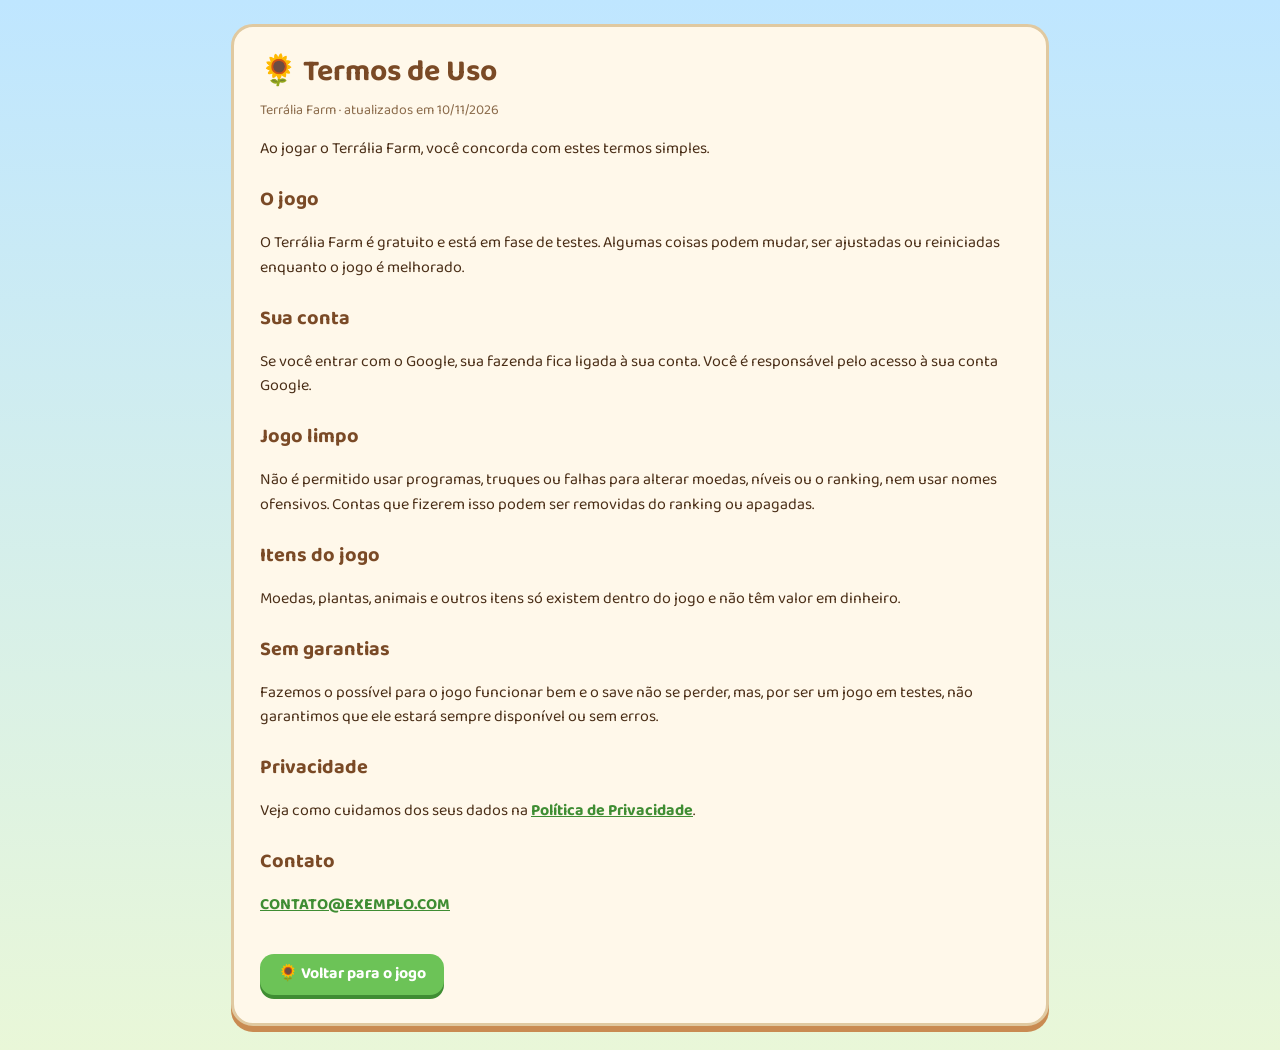
<file: termos.html>
<!DOCTYPE html>
<html lang="pt-BR"><head><meta charset="utf-8"><meta name="viewport" content="width=device-width,initial-scale=1">
<title>Termos de Uso · Terrália Farm</title>
<link href="https://fonts.googleapis.com/css2?family=Baloo+2:wght@500;700;800&display=swap" rel="stylesheet">
<style>
body{margin:0;font-family:'Baloo 2',system-ui,sans-serif;background:linear-gradient(#bfe6ff,#e9f7d8);color:#4a2e17;line-height:1.55}
main{max-width:760px;margin:24px auto;background:#fff8ea;border:3px solid #e0c9a0;border-radius:22px;padding:22px 26px 28px;box-shadow:0 6px 0 #c98b52}
h1{margin:0 0 4px;font-size:30px;color:#7a4a26}h2{font-size:20px;margin:22px 0 4px;color:#7a4a26}
.data{color:#8a6a4a;font-size:14px;margin-bottom:12px}a{color:#3f8d33;font-weight:700}
.voltar{display:inline-block;margin-top:20px;background:#6cc357;color:#fff;text-decoration:none;padding:8px 18px;border-radius:14px;box-shadow:0 4px 0 #3f8d33}
</style></head><body><main>
<h1>🌻 Termos de Uso</h1>
<div class="data">Terrália Farm · atualizados em 10/11/2026</div>
<p>Ao jogar o Terrália Farm, você concorda com estes termos simples.</p>
<h2>O jogo</h2>
<p>O Terrália Farm é gratuito e está em fase de testes. Algumas coisas podem mudar, ser ajustadas ou reiniciadas enquanto o jogo é melhorado.</p>
<h2>Sua conta</h2>
<p>Se você entrar com o Google, sua fazenda fica ligada à sua conta. Você é responsável pelo acesso à sua conta Google.</p>
<h2>Jogo limpo</h2>
<p>Não é permitido usar programas, truques ou falhas para alterar moedas, níveis ou o ranking, nem usar nomes ofensivos. Contas que fizerem isso podem ser removidas do ranking ou apagadas.</p>
<h2>Itens do jogo</h2>
<p>Moedas, plantas, animais e outros itens só existem dentro do jogo e não têm valor em dinheiro.</p>
<h2>Sem garantias</h2>
<p>Fazemos o possível para o jogo funcionar bem e o save não se perder, mas, por ser um jogo em testes, não garantimos que ele estará sempre disponível ou sem erros.</p>
<h2>Privacidade</h2>
<p>Veja como cuidamos dos seus dados na <a href="privacidade.html">Política de Privacidade</a>.</p>
<h2>Contato</h2>
<p><a href="mailto:CONTATO@EXEMPLO.COM">CONTATO@EXEMPLO.COM</a></p>
<a class="voltar" href="./">🌻 Voltar para o jogo</a>
</main></body></html>
</file>
<file: css/style.css>
:root{
  --madeira:#7a4a26; --madeira2:#9a5f33; --madeira-clara:#c98b52;
  --creme:#fff8ea; --creme2:#f5e7cc; --borda:#e0c9a0;
  --texto:#4a2e17; --suave:#8a6a4c;
  --ouro:#ffc53d; --ouro2:#f29e1f; --verde:#5cc23f; --verde2:#3a9128; --vermelho:#e0503a;
  --safe-t:env(safe-area-inset-top,0px); --safe-b:env(safe-area-inset-bottom,0px);
  --safe-l:env(safe-area-inset-left,0px); --safe-r:env(safe-area-inset-right,0px);
}
*{box-sizing:border-box}
html,body{margin:0;height:100%;overflow:hidden;background:#9fd8ff;overscroll-behavior:none}
body{font-family:'Baloo 2',system-ui,sans-serif;color:var(--texto);user-select:none;-webkit-user-select:none;-webkit-tap-highlight-color:transparent;touch-action:none}
button{font-family:inherit;cursor:pointer;border:none;color:inherit}
img{display:block}
#cena{position:fixed;inset:0;width:100%;height:100%;display:block;touch-action:none}

/* texto com contorno "de jogo" */
.contorno{color:#fff;text-shadow:0 2px 0 var(--madeira),2px 0 0 var(--madeira),-2px 0 0 var(--madeira),0 -2px 0 var(--madeira),1.5px 1.5px 0 var(--madeira),-1.5px 1.5px 0 var(--madeira),1.5px -1.5px 0 var(--madeira),-1.5px -1.5px 0 var(--madeira)}

/* ---------- splash ---------- */
#splash{position:fixed;inset:0;z-index:100;background:#2b6a3a url('../assets/img/capa.jpg') center/cover no-repeat;display:flex;align-items:flex-end;justify-content:center;transition:opacity .45s}
#splash::after{content:'';position:absolute;inset:0;background:linear-gradient(180deg,transparent 55%,rgba(30,20,8,.55));pointer-events:none}
#splash.saindo{opacity:0;pointer-events:none}
.splash-baixo{position:relative;z-index:1;text-align:center;padding:0 20px calc(34px + var(--safe-b))}
.btn-jogar{font-size:34px;font-weight:800;letter-spacing:2px;padding:10px 64px 6px;border-radius:24px;color:#fff;
  background:linear-gradient(180deg,#8be35f,#4fb431);border:4px solid #2f6e1c;box-shadow:0 7px 0 #2f6e1c,0 12px 24px rgba(0,0,0,.35);
  text-shadow:0 3px 0 #2f6e1c;animation:respira 1.6s ease-in-out infinite}
.btn-jogar:active{transform:translateY(4px);box-shadow:0 3px 0 #2f6e1c}
@keyframes respira{50%{transform:scale(1.05)}}
.splash-logo{display:none;position:absolute;top:calc(40px + var(--safe-t));left:0;right:0;text-align:center;z-index:1;font-size:58px;font-weight:800;color:#ffd447;letter-spacing:1px;
  text-shadow:0 4px 0 #8a4b1c,3px 0 0 #8a4b1c,-3px 0 0 #8a4b1c,0 -3px 0 #8a4b1c,3px 3px 0 #8a4b1c,-3px 3px 0 #8a4b1c,3px -3px 0 #8a4b1c,-3px -3px 0 #8a4b1c,0 10px 18px rgba(0,0,0,.4)}
@media (orientation:portrait){ #splash{background-position:28% center} .splash-logo{display:block} }
.splash-sub{color:#fff;font-weight:700;font-size:16px;margin:12px 0 0;text-shadow:0 2px 4px rgba(0,0,0,.6)}

/* ---------- topo ---------- */
.topo{position:fixed;top:calc(10px + var(--safe-t));left:calc(10px + var(--safe-l));right:calc(10px + var(--safe-r));display:flex;justify-content:space-between;align-items:flex-start;gap:8px;pointer-events:none;z-index:10}
.topo > *{pointer-events:auto}
.perfil{display:flex;align-items:center;position:relative;cursor:pointer}
.avatar{width:62px;height:62px;border-radius:18px;overflow:hidden;border:3px solid var(--madeira);background:#fff;box-shadow:0 4px 0 var(--madeira);position:relative;z-index:2}
.avatar img{width:100%;height:100%;object-fit:cover}
.estrela{position:absolute;left:42px;top:-8px;z-index:3;width:38px;height:38px}
.estrela svg{position:absolute;inset:0;width:100%;height:100%;filter:drop-shadow(0 2px 0 rgba(0,0,0,.25))}
.estrela span{position:absolute;inset:0;display:flex;align-items:center;justify-content:center;padding-top:4px;font-weight:800;font-size:14px;color:#fff;text-shadow:0 1px 0 #8a4b00,1px 0 0 #8a4b00,-1px 0 0 #8a4b00,0 -1px 0 #8a4b00}
.xp{margin-left:-10px;padding:4px 12px 4px 18px;background:rgba(74,46,23,.82);border-radius:0 14px 14px 0;min-width:130px;z-index:1}
.xpbar{height:10px;background:#3a2412;border-radius:6px;overflow:hidden}
.xpbar i{display:block;height:100%;width:0;background:linear-gradient(90deg,#9bea6e,#55c23a);border-radius:6px;transition:width .3s}
.xp span{display:block;font-size:11.5px;font-weight:700;color:#ffe9c6;line-height:1.2;margin-top:2px}
.topo-dir{display:flex;gap:8px;align-items:center}
.pill{display:flex;align-items:center;gap:6px;background:linear-gradient(180deg,#6b4122,#5a351b);border:3px solid #3e230f;border-radius:14px;padding:2px 3px 2px 0;color:#fff;font-weight:800;font-size:18px;min-width:132px;margin-left:16px;height:40px;box-shadow:0 3px 0 rgba(0,0,0,.25)}
.pill-ico{width:42px;height:42px;margin-left:-20px;flex:0 0 auto;filter:drop-shadow(0 2px 0 rgba(0,0,0,.3))}
.pill-ico svg{width:100%;height:100%}
.pill b{flex:1;text-align:right;text-shadow:0 2px 0 #2c180a}
.mais{width:26px;height:26px;border-radius:9px;background:linear-gradient(180deg,#8be35f,#4fb431);color:#fff;font-weight:800;font-size:19px;line-height:1;border:2px solid #2f6e1c;padding:0}
.redondo{width:46px;height:46px;border-radius:14px;background:linear-gradient(180deg,#d39762,#a8693a);border:3px solid var(--madeira);box-shadow:0 4px 0 var(--madeira);padding:5px}
.redondo svg{width:100%;height:100%}
.lateral{position:fixed;right:calc(12px + var(--safe-r));top:calc(78px + var(--safe-t));display:flex;flex-direction:column;gap:10px;z-index:10}
.mini{width:56px;height:56px;border-radius:50%;background:radial-gradient(circle at 50% 35%,#fffaf0,#f1dcb5);border:3px solid var(--madeira);box-shadow:0 4px 0 var(--madeira);padding:0;display:flex;flex-direction:column;align-items:center;justify-content:center}
.mini span{width:30px;height:30px;display:block}.mini svg{width:100%;height:100%}
.mini small{font-size:9.5px;font-weight:800;line-height:1;margin-top:1px}
.mini.ligado{background:radial-gradient(circle at 50% 35%,#fff7cf,#ffd35a);border-color:#b8740c;box-shadow:0 4px 0 #b8740c}
.mini:active{transform:translateY(2px);box-shadow:0 2px 0 var(--madeira)}
.pulse{animation:pulse .35s}
@keyframes pulse{50%{transform:scale(1.12)}}

/* ---------- botões de canto ---------- */
.cantos{position:fixed;bottom:calc(14px + var(--safe-b));display:flex;gap:10px;z-index:10}
.cantos.esq{left:calc(12px + var(--safe-l))}
.cantos.dir{right:calc(12px + var(--safe-r))}
.gbtn{width:76px;height:76px;border-radius:20px;position:relative;padding:0;
  background:linear-gradient(180deg,#fff3d6 0,#fff3d6 58%,#f3d7a6 58%,#e9c48a 100%);
  border:3px solid var(--madeira);box-shadow:0 5px 0 var(--madeira),0 8px 14px rgba(0,0,0,.18);
  display:flex;flex-direction:column;align-items:center;justify-content:center}
.gbtn i{display:block;width:44px;height:44px;filter:drop-shadow(0 2px 0 rgba(0,0,0,.18))}
.gbtn i svg{width:100%;height:100%}
.gbtn span{font-size:12.5px;font-weight:800;margin-top:4px;color:var(--texto)}
.gbtn:active{transform:translateY(3px);box-shadow:0 2px 0 var(--madeira)}
.badge{position:absolute;top:-8px;right:-8px;background:var(--vermelho);color:#fff;font-size:12.5px;font-weight:800;border-radius:11px;padding:0 7px;min-width:22px;border:2px solid #fff;display:none}

/* ---------- barra de ferramentas ---------- */
.hotbar{position:fixed;left:50%;bottom:calc(14px + var(--safe-b));transform:translateX(-50%);display:flex;gap:6px;z-index:10;
  background:rgba(74,46,23,.82);border-radius:22px;padding:7px;max-width:calc(100vw - 380px);overflow-x:auto;scrollbar-width:none;touch-action:pan-x}
.hotbar::-webkit-scrollbar{display:none}
.slot{width:60px;height:60px;flex:0 0 auto;border-radius:16px;background:var(--creme);border:3px solid #c9a676;display:flex;flex-direction:column;align-items:center;justify-content:center;position:relative;font-size:28px;line-height:1;padding:0}
.slot small{font-size:10px;font-weight:800;color:var(--suave);margin-top:2px}
.slot .qtd{position:absolute;bottom:-5px;right:-4px;font-size:12px;font-weight:800;background:var(--madeira);color:#fff;border-radius:8px;padding:0 5px;min-width:20px}
.slot.ativo{border-color:var(--ouro);background:#fff3c4;box-shadow:0 0 0 3px rgba(255,197,61,.55);transform:translateY(-4px)}
.slot.vazio{opacity:.5}
.slot .ico{width:38px;height:38px;position:relative;display:block}
.slot .ico svg{width:100%;height:100%}
.slot .ico .emo{position:absolute;left:0;right:0;bottom:3px;text-align:center;font-size:17px;line-height:1}
.sep{width:3px;background:rgba(255,255,255,.2);margin:6px 1px;border-radius:2px;flex:0 0 auto}

.dica-campo{position:fixed;left:50%;bottom:calc(98px + var(--safe-b));transform:translateX(-50%);background:rgba(74,46,23,.82);color:#fff;font-weight:700;font-size:14px;padding:4px 14px;border-radius:12px;pointer-events:none;white-space:nowrap;z-index:9;max-width:calc(100vw - 24px);overflow:hidden;text-overflow:ellipsis}

.tip{position:fixed;pointer-events:none;background:rgba(74,46,23,.92);color:#fff;font-weight:700;font-size:14px;padding:5px 10px;border-radius:10px;transform:translate(14px,14px);display:none;z-index:20;white-space:nowrap}
.flutua{position:fixed;pointer-events:none;font-weight:800;font-size:24px;z-index:25;transform:translate(-50%,-50%);white-space:nowrap}

.toast-area{position:fixed;left:50%;top:calc(84px + var(--safe-t));transform:translateX(-50%);display:flex;flex-direction:column;gap:6px;align-items:center;z-index:60;pointer-events:none;width:max-content;max-width:calc(100vw - 24px)}
.toast{background:rgba(74,46,23,.95);color:#fff;padding:7px 16px;border-radius:14px;font-weight:700;font-size:15px;box-shadow:0 4px 12px rgba(0,0,0,.2);animation:entra .25s ease-out;text-align:center}
.toast.bom{background:#3f8d33} .toast.ouro{background:#d48a0a}
@keyframes entra{from{transform:translateY(-10px);opacity:0}}

/* ---------- janelas ---------- */
.fundo{position:fixed;inset:0;background:rgba(30,18,6,.45);display:none;align-items:center;justify-content:center;z-index:70;padding:calc(14px + var(--safe-t)) 12px calc(14px + var(--safe-b))}
.fundo.aberto{display:flex}
.janela{background:var(--creme);border:4px solid var(--madeira);border-radius:24px;width:100%;max-width:470px;max-height:100%;display:flex;flex-direction:column;box-shadow:0 8px 0 var(--madeira),0 16px 34px rgba(0,0,0,.3);overflow:hidden;animation:abre .2s ease-out}
@keyframes abre{from{transform:scale(.92);opacity:.4}}
.jtopo{display:flex;align-items:center;justify-content:center;padding:10px 14px;position:relative;
  background:repeating-linear-gradient(180deg,#b57442 0 22px,#a8693a 22px 24px);border-bottom:4px solid var(--madeira)}
.jtopo h2{margin:0;font-size:24px;line-height:1.2}
.fechar{position:absolute;right:10px;top:50%;transform:translateY(-50%);width:36px;height:36px;border-radius:12px;font-size:17px;font-weight:800;color:#fff;background:linear-gradient(180deg,#f2735b,#d4462f);border:3px solid #8e2a1a;padding:0}
.abas{display:flex;gap:6px;padding:10px 12px 4px}
.abas:empty{display:none}
.abas button{flex:1;background:var(--creme2);border-radius:12px;padding:6px 2px;font-size:14px;font-weight:800;color:var(--suave);border:2px solid var(--borda)}
.abas button.ativa{background:var(--ouro);color:var(--texto);border-color:var(--ouro2)}
.jcorpo{padding:10px 12px 14px;overflow:auto;touch-action:pan-y;-webkit-overflow-scrolling:touch}
.dica{font-size:13px;color:var(--suave);margin:0 4px 10px;line-height:1.35}
.card{display:flex;align-items:center;gap:10px;background:#fff;border:2px solid var(--borda);border-radius:16px;padding:8px 10px;margin-bottom:8px}
.card .em{font-size:32px;width:44px;text-align:center;flex:0 0 auto}
.card .foto{width:62px;height:62px;border-radius:14px;overflow:hidden;border:3px solid var(--madeira);flex:0 0 auto;background:#fff}
.card .foto img{width:100%;height:100%;object-fit:cover}
.card .meio{flex:1;min-width:0;line-height:1.2}
.card .nome{font-weight:800;font-size:16px}
.card .det{font-size:12.5px;color:var(--suave);font-weight:600}
.card.trava{opacity:.55;filter:grayscale(.7)}
.card.amigo-ok{background:#f2fbe9;border-color:#a9d98f}
.botoes{display:flex;gap:5px;flex:0 0 auto}
.btn{background:linear-gradient(180deg,#ffd768,#f5a623);color:var(--texto);font-weight:800;border-radius:12px;padding:6px 11px;font-size:14px;border:2px solid #b8740c;box-shadow:0 3px 0 #b8740c;white-space:nowrap}
.btn:active{transform:translateY(2px);box-shadow:0 1px 0 #b8740c}
.btn:disabled{background:#e8dfcf;color:#ab9b87;border-color:#cfc1aa;box-shadow:0 3px 0 #cfc1aa;cursor:not-allowed;transform:none}
.btn.verde{background:linear-gradient(180deg,#8be35f,#4fb431);color:#fff;border-color:#2f6e1c;box-shadow:0 3px 0 #2f6e1c;text-shadow:0 1px 0 #2f6e1c}
.btn.vermelho{background:linear-gradient(180deg,#f2735b,#d4462f);color:#fff;border-color:#8e2a1a;box-shadow:0 3px 0 #8e2a1a}
.btn.grande{width:100%;padding:10px;font-size:17px;margin-bottom:10px}
.preco{font-weight:800;font-size:15px}
.sobe{color:#3a9128} .desce{color:var(--vermelho)}
.evento{background:linear-gradient(90deg,#ffe9a8,#ffd56b);border:2px solid #f2b632;border-radius:12px;padding:8px 10px;font-weight:700;font-size:14px;margin-bottom:10px}
.nv{font-size:12px;background:#e8f4e1;color:#3f7d31;border-radius:6px;padding:1px 7px;font-weight:800}
.texto p,.texto li{font-size:15px;line-height:1.45;margin:6px 0}
.texto ul{padding-left:20px;margin:4px 0 10px}
.acoes{display:flex;gap:8px;justify-content:flex-end;margin-top:10px}
.linha-cfg{display:flex;align-items:center;justify-content:space-between;gap:10px;background:#fff;border:2px solid var(--borda);border-radius:14px;padding:10px 12px;margin-bottom:8px;font-weight:700}
.erro{position:fixed;inset:0;display:flex;align-items:center;justify-content:center;font-size:18px;font-weight:700;text-align:center;padding:30px}

/* ---------- celular ---------- */
@media (max-width:820px){
  .hotbar{left:10px;right:10px;transform:none;max-width:none;justify-content:flex-start;bottom:calc(10px + var(--safe-b))}
  .cantos{flex-direction:column;bottom:calc(96px + var(--safe-b));gap:9px}
  .gbtn{width:62px;height:62px;border-radius:17px}
  .gbtn i{width:36px;height:36px}
  .lateral{top:calc(74px + var(--safe-t))}
  .mini{width:50px;height:50px}.mini span{width:26px;height:26px}.mini small{font-size:8.5px}
  .slot .ico{width:34px;height:34px}
  .gbtn span{font-size:10.5px;margin-top:2px}
  .dica-campo{display:none}
  .abas button{font-size:12.5px;white-space:nowrap;padding:6px 0}
  .slot{width:56px;height:56px}
}
@media (max-width:420px){
  .avatar{width:54px;height:54px}
  .estrela{left:38px}
  .xp{min-width:96px;padding-right:8px}
  .pill{min-width:96px;font-size:16px}
  .redondo{width:40px;height:40px;font-size:19px}
}
@media (max-height:520px) and (orientation:landscape){
  .topo{top:calc(6px + var(--safe-t))}
  .avatar{width:46px;height:46px;border-radius:14px}
  .estrela{left:32px;top:-8px;width:32px;height:32px}
  .estrela span{font-size:12px}
  .xp{min-width:110px;padding:3px 10px 3px 16px}
  .xp span{font-size:10.5px}
  .pill{height:34px;min-width:118px;font-size:16px}
  .pill-ico{width:36px;height:36px}
  .redondo{width:38px;height:38px;padding:4px}
  .lateral{top:calc(54px + var(--safe-t));gap:8px}
  .mini{width:44px;height:44px}.mini span{width:22px;height:22px}.mini small{font-size:8px}
  .cantos{flex-direction:row;bottom:calc(8px + var(--safe-b));gap:8px}
  .gbtn{width:56px;height:56px;border-radius:15px}
  .gbtn i{width:30px;height:30px}
  .gbtn span{font-size:9.5px;margin-top:1px}
  .hotbar{left:50%;right:auto;transform:translateX(-50%);bottom:calc(8px + var(--safe-b));max-width:calc(100vw - 400px);padding:5px;gap:5px;border-radius:18px}
  .slot{width:48px;height:48px;border-radius:13px;border-width:2px}
  .slot .ico{width:28px;height:28px}
  .slot .ico .emo{font-size:12px;bottom:2px}
  .slot small{font-size:8.5px}
  .slot .qtd{font-size:10px;min-width:16px}
  .dica-campo{display:none}
  .toast-area{top:calc(56px + var(--safe-t))}
  .toast{font-size:13px;padding:5px 12px}
  .janela{max-width:560px}
  .jtopo{padding:6px 12px}.jtopo h2{font-size:20px}
  .fechar{width:32px;height:32px}
  .abas{padding:6px 10px 2px}
  .card{padding:6px 8px;margin-bottom:6px}
  .card .foto{width:50px;height:50px}
  .splash-baixo{padding-bottom:calc(16px + var(--safe-b))}
  .btn-jogar{font-size:26px;padding:6px 48px 3px}
  .splash-sub{font-size:13px;margin-top:6px}
}
/* celular em pé: pede para virar */
#girar{display:none}
@media (orientation:portrait) and (pointer:coarse){
  #girar{display:flex;position:fixed;inset:0;z-index:200;background:linear-gradient(180deg,#8fd16a,#4f9e3a);color:#fff;flex-direction:column;align-items:center;justify-content:center;text-align:center;padding:30px;font-weight:800;font-size:22px;text-shadow:0 2px 0 #2f6e1c}
  #girar .cel{width:70px;height:120px;border:6px solid #fff;border-radius:16px;margin-bottom:22px;animation:girar 2s ease-in-out infinite}
  #girar small{font-size:15px;font-weight:700;margin-top:8px;opacity:.95}
}
@keyframes girar{0%,20%{transform:rotate(0)}50%,80%{transform:rotate(-90deg)}100%{transform:rotate(0)}}


/* ---------- extras v3 ---------- */
.m-ico{display:inline-block;width:16px;height:16px;vertical-align:-3px;margin-right:2px}
.m-ico svg{width:100%;height:100%}
.btn .m-ico{width:15px;height:15px}
.saco-card{position:relative;width:44px;height:44px}
.saco-card svg{width:100%;height:100%}
.saco-card .emo{position:absolute;left:0;right:0;bottom:4px;text-align:center;font-size:19px;line-height:1}
.sub{font-weight:800;font-size:17px;margin:4px 4px 2px;color:var(--texto)}
.card.animal{flex-direction:column;align-items:stretch}
.card.animal .linha{display:flex;align-items:center;gap:10px}
.card.animal .linha2{display:flex;flex-wrap:wrap;gap:6px;margin-top:8px;padding-top:8px;border-top:2px dashed var(--borda)}
.card.animal .linha2 .btn{font-size:12.5px;padding:5px 9px}

/* ---------- modo edição ---------- */
.barra-edicao{display:none;position:fixed;top:calc(10px + var(--safe-t));left:50%;transform:translateX(-50%);z-index:30;align-items:center;gap:12px;
  background:rgba(74,46,23,.92);color:#fff;font-weight:800;font-size:15px;padding:6px 8px 6px 16px;border-radius:16px;border:3px solid #3e230f;white-space:nowrap}
body.editando .barra-edicao{display:flex}
body.editando .hotbar, body.editando .cantos, body.editando .dica-campo, body.editando .topo, body.editando #btnCentro, body.editando #btnChamar{display:none!important}
body.editando #btnEditar{background:radial-gradient(circle at 50% 35%,#fff7cf,#ffd35a);border-color:#b8740c;box-shadow:0 4px 0 #b8740c}
.ferr-edicao{display:none;position:fixed;z-index:30;transform:translate(-50%,-100%);gap:8px}
.ferr-edicao button{width:48px;height:48px;border-radius:50%;font-size:24px;font-weight:800;color:#fff;padding:0;background:linear-gradient(180deg,#d39762,#a8693a);border:3px solid var(--madeira);box-shadow:0 4px 0 var(--madeira)}
.ferr-edicao .ok{background:linear-gradient(180deg,#8be35f,#4fb431);border-color:#2f6e1c;box-shadow:0 4px 0 #2f6e1c}
.ferr-edicao .ok:disabled{filter:grayscale(1);opacity:.6}
.ferr-edicao .nao{background:linear-gradient(180deg,#f2735b,#d4462f);border-color:#8e2a1a;box-shadow:0 4px 0 #8e2a1a}
@media (max-height:520px) and (orientation:landscape){ .barra-edicao{font-size:12.5px;top:calc(6px + var(--safe-t))} .ferr-edicao button{width:42px;height:42px;font-size:20px} }

/* ---------- girar ---------- */
.mini .txt-ico{font-size:26px;font-weight:800;line-height:30px;text-align:center;color:var(--madeira)}
/* ---------- missões ---------- */
.missoes{position:fixed;left:calc(10px + var(--safe-l));top:calc(84px + var(--safe-t));z-index:9;width:230px;display:flex;flex-direction:column;gap:6px}
body.em-tutorial .missoes, body.editando .missoes{display:none}
.mis-topo{display:flex;align-items:center;gap:6px;background:rgba(74,46,23,.88);color:#fff;font-weight:800;font-size:14px;border-radius:12px;padding:5px 10px;border:2px solid #3e230f;width:max-content}
.mis-topo span{opacity:.8;font-size:12px}
.mis-pronta{background:var(--vermelho);border-radius:9px;padding:0 6px;font-size:12px}
.mis{background:rgba(255,248,234,.95);border:2px solid var(--borda);border-radius:13px;padding:6px 9px;box-shadow:0 3px 0 rgba(61,43,31,.15)}
.mis.ok{border-color:#7ccf5c;background:#f1fbe8;animation:pulse 1.4s infinite}
.mis-txt{font-weight:800;font-size:13px;line-height:1.2}
.mis-linha{display:flex;align-items:center;gap:6px;margin-top:4px}
.mis-linha span{font-size:11px;font-weight:800;color:var(--suave);white-space:nowrap}
.mis-barra{flex:1;height:7px;background:#ead9b8;border-radius:5px;overflow:hidden}
.mis-barra i{display:block;height:100%;background:linear-gradient(90deg,#9bea6e,#55c23a)}
.mis-premio{font-size:11.5px;font-weight:700;color:var(--suave);margin-top:3px}
.mis-btn{width:100%;margin-top:5px;padding:4px 8px;font-size:13px}
/* ---------- tutorial ---------- */
.tutorial{display:none;position:fixed;left:calc(12px + var(--safe-l));bottom:calc(100px + var(--safe-b));z-index:85;max-width:380px;gap:10px;align-items:flex-start;
  background:var(--creme);border:4px solid var(--madeira);border-radius:20px;padding:10px 12px;box-shadow:0 6px 0 var(--madeira),0 10px 24px rgba(0,0,0,.25);animation:abre .25s ease-out}
.tut-avatar{width:58px;height:58px;border-radius:16px;overflow:hidden;border:3px solid var(--madeira);flex:0 0 auto;background:#fff}
.tut-avatar img{width:100%;height:100%;object-fit:cover}
.tut-nome{font-weight:800;font-size:13px;color:var(--ouro2)}
.tut-txt{font-size:15px;line-height:1.35;font-weight:600}
.tut-acoes{display:flex;justify-content:space-between;align-items:center;gap:8px;margin-top:6px}
.link-pular{background:none;color:var(--suave);font-size:12px;font-weight:700;text-decoration:underline;padding:0}
.maozinha{display:none;position:fixed;z-index:90;font-size:44px;pointer-events:none;transform:translate(-20%,0);animation:apontar .9s ease-in-out infinite;filter:drop-shadow(0 3px 2px rgba(0,0,0,.35))}
@keyframes apontar{0%,100%{margin-top:6px}50%{margin-top:22px}}
@media (max-height:520px) and (orientation:landscape){
  .missoes{top:calc(60px + var(--safe-t));width:200px;gap:4px}
  .mis{padding:4px 7px}.mis-txt{font-size:11.5px}.mis-btn{font-size:11.5px;padding:3px 6px}
  .mis-premio{font-size:10.5px}
  .tutorial{bottom:calc(70px + var(--safe-b));max-width:330px;padding:7px 9px;border-width:3px}
  .tut-avatar{width:44px;height:44px}.tut-txt{font-size:13px}
  .maozinha{font-size:36px}
  .mini .txt-ico{font-size:22px;line-height:24px}
}

/* ---------- loja: subabas ---------- */
.subabas{display:flex;gap:5px;margin:0 0 10px;flex-wrap:wrap}
.subabas button{flex:1;min-width:max-content;background:#fff;border:2px solid var(--borda);border-radius:11px;padding:5px 8px;font-size:13px;font-weight:800;color:var(--suave)}
.subabas button.ativa{background:#6cc357;border-color:#3f8d33;color:#fff;text-shadow:0 1px 0 #2f6e1c}
.ferr-edicao .vend{background:linear-gradient(180deg,#9aa3ad,#6c757f);border-color:#3e454c;box-shadow:0 4px 0 #3e454c;font-size:20px}
.mis{cursor:pointer}
.mis-ir{font-size:12px;opacity:.8}
@media (max-height:520px) and (orientation:landscape){ .subabas button{font-size:11.5px;padding:4px 6px} }

/* ---------- perfil, nomes, moinho ---------- */
input.campo{width:100%;font-family:inherit;font-size:18px;font-weight:700;padding:9px 12px;border-radius:12px;border:3px solid var(--borda);background:#fff;color:var(--texto);user-select:text;-webkit-user-select:text;touch-action:auto;margin:4px 0 6px}
input.campo:focus{outline:none;border-color:var(--ouro2)}
.escolha{display:flex;gap:12px;margin:8px 0 12px}
.opcao{flex:1;background:#fff;border:3px solid var(--borda);border-radius:18px;padding:8px;display:flex;flex-direction:column;align-items:center;gap:6px;font-weight:800;font-size:15px}
.opcao img{width:96px;height:96px;border-radius:14px;object-fit:cover;border:3px solid var(--madeira)}
.opcao.sel{border-color:#4fb431;background:#f1fbe8;box-shadow:0 0 0 3px rgba(92,194,63,.35)}
.lapis{background:none;padding:0 4px;font-size:15px}
.fila-moinho{display:flex;gap:6px;margin-bottom:10px;flex-wrap:wrap}
.vaga{flex:1;min-width:120px;background:#fff;border:2px solid var(--borda);border-radius:12px;padding:6px 8px;font-weight:800;font-size:13px}
.vaga small{font-weight:700;color:var(--suave);font-size:11.5px}
.vaga.vazia{color:#b8a68e;border-style:dashed;display:flex;align-items:center;justify-content:center;min-height:52px}
.ing{display:inline-block;border-radius:8px;padding:0 6px;font-weight:800}
.ing.tem{background:#e6f6dc;color:#2f7a1f}.ing.falta{background:#fde4df;color:#b53a26}
@media (max-height:520px) and (orientation:landscape){ .opcao img{width:64px;height:64px} .escolha{margin:4px 0 6px} input.campo{font-size:15px;padding:6px 10px} }
.btn.verde:disabled,.btn.vermelho:disabled{background:#e8dfcf;color:#ab9b87;border-color:#cfc1aa;box-shadow:0 3px 0 #cfc1aa;text-shadow:none}
/* ---------- editor de personagem ---------- */
.editor-av{display:flex;gap:10px;align-items:flex-start}
.editor-av .prev{flex:0 0 170px;height:200px;border-radius:18px;background:radial-gradient(circle at 50% 40%,#e6f6ff,#bfe3f7);border:3px solid var(--borda);overflow:hidden;position:sticky;top:0;display:flex;align-items:center;justify-content:center}
.editor-av .prev canvas{width:200px!important;height:200px!important}
.editor-av .opcoes{flex:1;display:flex;flex-direction:column;gap:6px;min-width:0}
.op b{font-size:13px;display:block;margin-bottom:3px}
.chips{display:flex;flex-wrap:wrap;gap:5px}
.chip{background:#fff;border:2px solid var(--borda);border-radius:10px;padding:3px 9px;font-size:12.5px;font-weight:800;color:var(--suave)}
.chip.sel{background:#6cc357;border-color:#3f8d33;color:#fff}
.cor{width:28px;height:28px;border-radius:50%;border:3px solid #fff;box-shadow:0 0 0 2px var(--borda);padding:0}
.cor.sel{box-shadow:0 0 0 3px #3f8d33;transform:scale(1.12)}
@media (max-height:520px) and (orientation:landscape){
  .editor-av .prev{flex-basis:130px;height:150px}.editor-av .prev canvas{width:150px!important;height:150px!important}
  .cor{width:24px;height:24px}.chip{font-size:11.5px;padding:2px 7px}
}

.cap{display:flex;align-items:center;gap:8px;background:#fff;border:2px solid var(--borda);border-radius:14px;padding:6px 8px;margin-bottom:10px}
.cap-txt{font-weight:800;white-space:nowrap}
.cap .mis-barra{flex:1;height:10px}
.cap .btn{font-size:12.5px;padding:4px 8px}
.badge.cheio{background:#e08a0a}


/* ---------- lista de afazeres ---------- */
.fila-ui{display:none;position:fixed;left:50%;transform:translateX(-50%);bottom:calc(122px + var(--safe-b));z-index:11;gap:4px;align-items:center;background:rgba(74,46,23,.85);border-radius:14px;padding:4px 6px;max-width:calc(100vw - 24px)}
.fila-tit{color:#fff;font-weight:800;font-size:13px;margin:0 4px}
.fila-ic{width:30px;height:30px;border-radius:9px;background:var(--creme);border:2px solid #c9a676;font-size:16px;padding:0;display:flex;align-items:center;justify-content:center}
.fila-ic.atual{border-color:var(--ouro);background:#fff3c4;animation:pulse 1s infinite}
.fila-mais{color:#fff;font-weight:800;font-size:12px}
.fila-cancel{width:30px;height:30px;border-radius:9px;background:linear-gradient(180deg,#f2735b,#d4462f);border:2px solid #8e2a1a;font-size:15px;padding:0;margin-left:2px}
body.editando .fila-ui{display:none!important}
/* ---------- barra de construção ---------- */
.barra-construcao{display:none;position:fixed;left:12px;right:12px;bottom:calc(10px + var(--safe-b));z-index:30;gap:6px;overflow-x:auto;background:rgba(74,46,23,.9);border-radius:18px;padding:6px;scrollbar-width:none;touch-action:pan-x}
.barra-construcao::-webkit-scrollbar{display:none}
body.editando .barra-construcao{display:flex}
.bc{flex:0 0 auto;width:78px;background:var(--creme);border:2px solid #c9a676;border-radius:13px;padding:4px 2px;display:flex;flex-direction:column;align-items:center;line-height:1.1}
.bc .e{font-size:24px}.bc small{font-size:9.5px;font-weight:800;color:var(--suave);white-space:nowrap;overflow:hidden;max-width:74px;text-overflow:ellipsis}
.bc b{font-size:11px;font-weight:800;margin-top:1px}
.bc.trava{opacity:.5;filter:grayscale(.8)}.bc.caro b{color:#c0392b}
/* ---------- janela das fábricas (simples) ---------- */
.fab-topo{display:flex;gap:6px;align-items:center;flex-wrap:wrap;margin-bottom:8px}
.slotfab{width:58px;height:58px;border-radius:14px;background:#fff;border:2px solid var(--borda);display:flex;flex-direction:column;align-items:center;justify-content:center;position:relative;overflow:hidden}
.slotfab .e{font-size:24px;line-height:1}.slotfab small{font-size:11px;font-weight:800;color:var(--suave)}
.slotfab.ativo{border-color:var(--ouro);background:#fff8dc}
.slotfab .pb{position:absolute;left:0;bottom:0;height:5px;background:#55c23a}
.slotfab.vazio{border-style:dashed;color:#c9b393;font-size:22px;font-weight:800}
.fab-topo .btn{margin-left:auto}
.receita{display:flex;align-items:center;gap:8px;background:#fff;border:2px solid var(--borda);border-radius:14px;padding:6px 8px;margin-bottom:6px}
.receita .e{font-size:28px;width:36px;text-align:center}
.receita .meio{flex:1;min-width:0;line-height:1.25}.receita b{font-size:14.5px}
.receita .det{display:flex;flex-wrap:wrap;gap:4px;align-items:center;margin-top:2px}
.receita .det span:not(.ing){font-size:11.5px;font-weight:800;color:var(--suave)}
.receita .btn{padding:5px 9px;font-size:13px}
.receita.trava{opacity:.5;filter:grayscale(.7)}
.ing{font-size:11.5px;padding:0 5px}
@media (max-height:520px) and (orientation:landscape){
  .fila-ui{bottom:calc(72px + var(--safe-b))}.fila-ic,.fila-cancel{width:26px;height:26px;font-size:14px}
  .bc{width:66px}.bc .e{font-size:20px}
  .slotfab{width:48px;height:48px}.receita{padding:4px 6px}.receita .e{font-size:22px}
}

/* barra de sementes entre os botões dos cantos (não cobre Animais/Celeiro/Armazém) */
.hotbar{left:192px;right:282px;transform:none;max-width:none;width:auto;justify-content:safe center}
.dica-campo{bottom:calc(98px + var(--safe-b))}
@media (max-width:820px){ .hotbar{left:10px;right:10px} }
@media (max-height:520px) and (orientation:landscape){ .hotbar{left:138px;right:198px;transform:none;max-width:none;width:auto} }

.racao-ic{position:relative;display:inline-block;width:1.25em;height:1.25em;vertical-align:middle}
.racao-ic svg{width:100%;height:100%}
.racao-ic i{position:absolute;left:0;right:0;top:64%;transform:translateY(-50%);text-align:center;font-style:normal;font-size:.52em;line-height:1}
.racao-ic.e{font-size:28px}.racao-ic.grande{font-size:30px}.racao-ic.mini-ic{font-size:18px}
.slotfab .racao-ic.e{font-size:22px}

/* barra com só 3 ferramentas + painel de sementes */
.hotbar,.hotbar[class]{left:50%;right:auto;transform:translateX(-50%);width:auto;max-width:none;overflow:visible;justify-content:center}
@media (max-width:820px){ .hotbar{left:50%;right:auto} }
@media (max-height:520px) and (orientation:landscape){ .hotbar{left:50%;right:auto;transform:translateX(-50%)} }
.slot.plantar{width:74px}
.slot .seta{position:absolute;top:3px;right:5px;font-size:9px;color:var(--suave);transition:transform .15s}
.slot.aberto .seta{transform:rotate(180deg)}
.seletor-sem{position:fixed;left:50%;bottom:calc(96px + var(--safe-b));transform:translateX(-50%) translateY(10px);z-index:12;background:rgba(74,46,23,.92);border-radius:20px;padding:8px 10px 10px;
  opacity:0;pointer-events:none;transition:opacity .15s,transform .15s;max-width:calc(100vw - 24px)}
.seletor-sem.on{opacity:1;pointer-events:auto;transform:translateX(-50%)}
.seletor-sem:after{content:'';position:absolute;left:calc(50% + 68px);bottom:-8px;border:8px solid transparent;border-bottom:0;border-top-color:rgba(74,46,23,.92)}
.sel-tit{color:#ffe9b8;font-weight:800;font-size:12px;text-align:center;margin-bottom:6px}
.sel-lista{display:flex;gap:6px;overflow-x:auto;scrollbar-width:none;padding-top:4px}
.sem{width:58px;height:62px;flex:0 0 auto;border-radius:14px;background:var(--creme);border:3px solid #c9a676;display:flex;flex-direction:column;align-items:center;justify-content:center;position:relative;padding:0}
.sem.ativo{border-color:var(--ouro);background:#fff3c4;box-shadow:0 0 0 3px rgba(255,197,61,.55)}
.sem.vazio .ico,.sem.vazio small{opacity:.45}
.sem .ico{width:34px;height:34px;position:relative;display:block}.sem .ico svg{width:100%;height:100%}
.sem .ico .emo{position:absolute;left:0;right:0;bottom:3px;text-align:center;font-size:15px;line-height:1}
.sem small{font-size:10px;font-weight:800;color:var(--suave);margin-top:1px}
.sem .qtd{position:absolute;bottom:-5px;right:-4px;font-size:11px;font-weight:800;background:var(--madeira);color:#fff;border-radius:8px;padding:0 5px;min-width:18px}
.sem .mais{position:absolute;top:-6px;right:-6px;width:22px;height:22px;border-radius:50%;background:#55c23a;color:#fff;font-weight:900;font-size:16px;line-height:22px;box-shadow:0 2px 0 #2f8a1f}
@media (max-height:520px) and (orientation:landscape){
  .seletor-sem{bottom:calc(76px + var(--safe-b));padding:6px 8px 8px}.sem{width:48px;height:52px}.sem .ico{width:28px;height:28px}.sem small{font-size:8.5px}
  .slot.plantar{width:62px}.seletor-sem:after{left:calc(50% + 56px)}
}
.card.destaque{border-color:var(--ouro);box-shadow:0 0 0 3px rgba(255,197,61,.6);animation:piscaDest 1s ease 2}
@keyframes piscaDest{50%{background:#fff3c4}}

/* online: login, ranking */
.btn-google{background:#fff!important;color:#3c3c3c!important;border:2px solid #d7d7d7!important;box-shadow:0 3px 0 #bdbdbd!important;white-space:nowrap}
.btn-google b{font-family:Arial,sans-serif;font-weight:900;background:conic-gradient(from -45deg,#ea4335 0 25%,#4285f4 0 50%,#34a853 0 75%,#fbbc05 0);-webkit-background-clip:text;background-clip:text;color:transparent;margin-right:4px;font-size:1.1em}
.botoes-cfg{display:flex;gap:6px;flex-wrap:wrap;justify-content:flex-end}
.rank-lista{display:flex;flex-direction:column;gap:5px}
.rank-linha{display:flex;align-items:center;gap:10px;background:#fff;border:2px solid var(--borda);border-radius:12px;padding:7px 12px;font-weight:800}
.rank-linha .pos{width:30px;text-align:center;font-size:18px;color:var(--suave)}
.rank-linha .nm{flex:1;overflow:hidden;text-overflow:ellipsis;white-space:nowrap}
.rank-linha .vl{color:var(--madeira)}
.rank-linha.eu{border-color:var(--ouro);background:#fff3c4}
.dica.legal{text-align:center;font-size:12px}.dica.legal a{color:var(--madeira);font-weight:800}

/* ---------- loja em vitrine (janela larga, tamanho fixo) ---------- */
.janela.larga{max-width:none;width:min(94vw,1000px);height:min(100%,620px)}
.janela.larga .jcorpo{flex:1;min-height:0;display:flex;flex-direction:column;overflow:hidden;padding:8px 12px 12px}
.loja-topo{flex:0 0 auto}
.loja-topo .subabas{flex-wrap:nowrap;overflow-x:auto;scrollbar-width:none;margin-bottom:6px}
.loja-topo .subabas button{font-size:14px;padding:6px 12px}
.loja-topo .dica{margin:0 4px 8px;white-space:nowrap;overflow:hidden;text-overflow:ellipsis}
.vitrine{flex:1;min-height:0;display:flex;gap:12px;overflow-x:auto;overflow-y:hidden;touch-action:pan-x;scroll-snap-type:x proximity;padding:4px 4px 10px;-webkit-overflow-scrolling:touch}
.vitrine::-webkit-scrollbar{height:8px}.vitrine::-webkit-scrollbar-thumb{background:var(--borda);border-radius:8px}
.tile{flex:0 0 auto;width:168px;height:100%;max-height:380px;scroll-snap-align:start;background:#fff;border:3px solid var(--borda);border-radius:20px;position:relative;
  display:flex;flex-direction:column;align-items:center;padding:12px 10px 10px;box-shadow:0 4px 0 var(--borda);text-align:center}
.tile .t-ic{flex:1 1 auto;min-height:56px;max-height:120px;width:100%;display:flex;align-items:center;justify-content:center;
  background:radial-gradient(circle at 50% 55%,#fff6dd 0 55%,transparent 56%);margin-top:8px}
.tile .emo-g{font-size:clamp(40px,11vh,72px);line-height:1;filter:drop-shadow(0 3px 0 rgba(0,0,0,.12))}
.tile .saco-card{width:clamp(52px,15vh,92px);height:clamp(52px,15vh,92px)}
.tile .saco-card .emo{font-size:clamp(22px,6.5vh,40px);bottom:8%}
.tile .t-nome{font-weight:800;font-size:16px;line-height:1.15;margin-top:6px;color:var(--texto)}
.tile .t-info{font-size:12px;color:var(--suave);font-weight:700;line-height:1.25;margin-top:3px;display:flex;flex-direction:column;gap:1px;min-height:0;overflow:hidden}
.tile .t-info .desc{display:-webkit-box;-webkit-line-clamp:3;-webkit-box-orient:vertical;overflow:hidden}
.tile .t-acao{display:flex;gap:6px;margin-top:8px;width:100%;justify-content:center;flex:0 0 auto}
.tile .t-acao .btn{flex:1;font-size:15px;padding:7px 4px;white-space:nowrap}
.tile .t-acao .ok{font-weight:800;color:#3f8d33;padding:7px 0}
.tile .selo{position:absolute;top:-2px;left:50%;transform:translate(-50%,-30%);background:var(--madeira);color:#fff;font-size:11.5px;font-weight:800;padding:2px 10px;border-radius:10px;white-space:nowrap;box-shadow:0 2px 0 rgba(0,0,0,.2)}
.tile .selo.trava{background:#8d8d8d}.tile .selo.max{background:#3f8d33}
.tile.trava{opacity:.6;filter:grayscale(.75)}
.tile.destaque{border-color:var(--ouro);box-shadow:0 0 0 4px rgba(255,197,61,.6),0 4px 0 var(--ouro2);animation:piscaDest 1s ease 2}
.vitrine{padding-top:12px}
@media (max-height:520px) and (orientation:landscape){
  .janela.larga{width:min(96vw,1000px);height:100%}
  .janela.larga .jtopo{padding:5px 12px}.janela.larga .jtopo h2{font-size:19px}.janela.larga .fechar{width:30px;height:30px}
  .janela.larga .abas{padding:6px 10px 2px}.janela.larga .abas button{padding:3px 2px;font-size:13px}
  .loja-topo .subabas button{font-size:12.5px;padding:4px 10px}
  .loja-topo .dica{display:none}
  .janela.larga .jcorpo{padding:6px 10px 8px}
  .tile{width:142px;padding:10px 8px 8px;border-radius:16px}
  .tile .t-nome{font-size:14px;margin-top:2px}.tile .t-info{font-size:11px}
  .tile .t-info .desc{-webkit-line-clamp:2}
  .tile .t-acao .btn{font-size:13.5px;padding:5px 3px}
}
.janela.larga{height:min(100%,540px)}
.tile{justify-content:space-between}
.tile .t-ic{max-height:150px}
@media (min-height:521px){ .tile .emo-g{font-size:clamp(48px,9vh,80px)} .tile .saco-card{width:clamp(64px,13vh,104px);height:clamp(64px,13vh,104px)} }
@media (max-height:520px) and (orientation:landscape){ .janela.larga{height:100%} }
/* vitrine também em Armazém, Celeiro e Animais */
.loja-topo .cap{margin-bottom:6px}
.topo-linha{display:flex;gap:10px;align-items:center}
.topo-linha .cap{flex:1;margin-bottom:0}
.topo-linha > .btn{white-space:nowrap}
.loja-topo .evento{margin:6px 0}
.tile .preco-g{font-size:17px;color:var(--texto);font-weight:800}
.tile.vazio .t-ic{opacity:.45}
.tile .foto-g{width:clamp(56px,16vh,104px);height:clamp(56px,16vh,104px);border-radius:18px;overflow:hidden;border:3px solid var(--madeira);background:#fff;display:block}
.tile .foto-g img{width:100%;height:100%;object-fit:cover}
.tile.larga{width:210px}
.tile .t-col{display:flex;flex-direction:column;gap:5px;width:100%}
.tile .t-col .btn{flex:none;font-size:13px;padding:6px 4px}
.tile .t-col .nv{font-size:11.5px}
.tile .lapis{background:none;padding:0 2px;font-size:13px}
.tile.amigo-ok{background:#f2fbe9;border-color:#a9d98f}
.tile .racao-ic.grande{width:clamp(52px,14vh,90px);height:clamp(52px,14vh,90px)}
@media (max-height:520px) and (orientation:landscape){
  .loja-topo .cap{padding:4px 8px}
  .tile.larga{width:178px}
  .tile .t-col{gap:3px}.tile .t-col .btn{font-size:11.5px;padding:4px 3px}
  .tile.larga .t-ic{min-height:40px}
}
.tile.larga .t-info span:last-child{white-space:nowrap;overflow:hidden;text-overflow:ellipsis;max-width:100%}
.tile.larga .t-ic{flex:0 1 auto;min-height:44px}
.tile.larga .emo-g{font-size:clamp(34px,9vh,64px)}
.tile.larga .foto-g{width:clamp(44px,12vh,90px);height:clamp(44px,12vh,90px)}

.aviso-versao{position:fixed;top:calc(10px + var(--safe-t));left:50%;transform:translate(-50%,-150%);z-index:80;background:#55c23a;color:#fff;font-weight:800;font-size:14px;
  padding:8px 16px;border-radius:16px;border:3px solid #2f8a1f;box-shadow:0 4px 0 #2f8a1f,0 8px 20px rgba(0,0,0,.25);transition:transform .3s;white-space:nowrap}
.aviso-versao span{opacity:.9;font-weight:700;margin-left:4px;text-decoration:underline}
.aviso-versao.on{transform:translate(-50%,0);animation:pulaV 2s ease-in-out infinite}
@keyframes pulaV{50%{transform:translate(-50%,3px)}}
.campo-nome{display:flex;gap:8px;margin:4px 0 10px}
.campo-nome input{flex:1;min-width:0;font:inherit;font-weight:800;font-size:16px;padding:8px 12px;border-radius:12px;border:2px solid var(--borda);background:#fff;user-select:text;-webkit-user-select:text}
.sug-nomes{display:flex;flex-wrap:wrap;gap:6px}
.foto-conta{width:40px;height:40px;border-radius:50%;object-fit:cover}

/* vender em partes */
.pop-venda{position:fixed;inset:0;z-index:90;background:rgba(30,18,6,.35);display:none;align-items:center;justify-content:center;padding:10px}
.pop-venda.on{display:flex}
.pv-caixa{background:var(--creme);border:4px solid var(--madeira);border-radius:22px;padding:12px 14px;width:min(360px,94vw);box-shadow:0 6px 0 var(--madeira);display:flex;flex-direction:column;gap:9px;animation:abre .15s}
.pv-topo{display:flex;align-items:center;gap:10px;position:relative}.pv-topo .fechar{position:static;transform:none;margin-left:auto}
.pv-ic{font-size:36px;line-height:1}
.pv-qtd{display:flex;align-items:center;justify-content:center;gap:6px}.pv-qtd b{min-width:56px;text-align:center;font-size:24px}
.pv-qtd .btn{padding:5px 10px}
#pvRange{width:100%;accent-color:#55c23a;touch-action:pan-x}
.pv-atalhos{display:flex;gap:6px}.pv-atalhos .btn{flex:1;font-size:13px;padding:5px 4px}
@media (max-height:520px) and (orientation:landscape){ .pv-caixa{gap:6px;padding:8px 12px} .pv-ic{font-size:28px} }

/* pedidos */
.ped-itens{display:flex;flex-wrap:wrap;gap:6px;justify-content:center;margin:14px 0 4px}
.ped-it{display:flex;flex-direction:column;align-items:center;background:#fff4f0;border:2px solid #f2b8a8;border-radius:12px;padding:4px 7px;min-width:48px}
.ped-it span{font-size:clamp(22px,6vh,34px);line-height:1}.ped-it b{font-size:12px;color:#c0392b}
.ped-it.ok{background:#effbe6;border-color:#a9d98f}.ped-it.ok b{color:#3f8d33}
.ped-it .racao-ic{width:30px;height:30px}

/* visitas */
.barra-visita{display:none}
body.visitando .barra-visita{display:flex;position:fixed;top:calc(8px + var(--safe-t));left:50%;transform:translateX(-50%);z-index:60;align-items:center;gap:10px;flex-wrap:wrap;justify-content:center;
  background:rgba(255,248,234,.96);border:3px solid var(--madeira);border-radius:18px;padding:6px 10px 6px 14px;box-shadow:0 4px 0 var(--madeira);max-width:94vw;font-weight:700}
body.visitando .barra-visita .det{font-size:12px}
body.visitando .cantos, body.visitando .hotbar, body.visitando #missoes, body.visitando .lateral, body.visitando #filaUI, body.visitando .topo .pill, body.visitando #dicaCampo{display:none!important}
@media (max-height:520px) and (orientation:landscape){ body.visitando .barra-visita{padding:3px 6px 3px 10px;gap:6px;font-size:13px} body.visitando .barra-visita .btn{padding:4px 10px;font-size:12.5px} }

/* banca e cooperativas */
.mini-b{background:#fff;border:2px solid var(--borda);border-radius:9px;padding:1px 7px;font-weight:800;font-size:13px;line-height:1.3;display:inline-flex;flex-direction:column;align-items:center}
.mini-b small{font-size:9.5px;color:var(--suave)}
.ban-escolha{display:flex;flex-wrap:wrap;gap:4px;justify-content:center;flex-direction:row!important;overflow-y:auto!important;max-height:40vh}
.ban-escolha .mini-b{font-size:20px;padding:2px 5px}
.coop-topo{display:flex;align-items:center;gap:10px;margin-bottom:8px}.coop-emb{font-size:38px}
.mural-msg{background:#fff;border:2px solid var(--borda);border-radius:12px;padding:6px 10px;margin-bottom:6px;font-size:14px}
.mural-msg small{color:var(--suave)}
.btn.vermelho{background:linear-gradient(180deg,#f2735b,#d4462f);color:#fff;box-shadow:0 3px 0 #8e2a1a}

/* grupos de botões (abrem ao tocar) */
.grupo{position:relative;display:flex}
.flyout{position:absolute;right:calc(100% + 8px);top:0;display:flex;gap:8px;padding:6px;border-radius:40px;background:rgba(74,46,23,.55);opacity:0;pointer-events:none;transform:translateX(10px);transition:.15s}
.flyout.cima{right:auto;left:0;top:auto;bottom:calc(100% + 8px);transform:translateY(10px);flex-direction:column}
.grupo.aberto .flyout{opacity:1;pointer-events:auto;transform:none}
.grupo.aberto > .mini, .grupo.aberto > .gbtn{filter:brightness(1.08);box-shadow:0 0 0 3px var(--ouro)}
.badge.esq{right:auto;left:-8px;background:#e8a21a}
/* missões: só o botão, abre ao tocar */
.missoes{width:auto}
.missoes.aberta{width:230px}
/* escolha de semente ao tocar num canteiro vazio */
.seletor-sem{bottom:calc(20px + var(--safe-b))}
.seletor-sem:after{display:none}
.sel-lista.pag{display:grid;grid-template-columns:repeat(6,auto);gap:6px;overflow:visible}
.sel-pag{display:flex;align-items:center;justify-content:center;gap:10px;margin-top:6px;color:#ffe9b8;font-weight:800;font-size:12px}
.sel-pag button{background:#ffe9b8;border-radius:10px;padding:2px 10px;font-weight:900;color:var(--madeira)}
.sel-pag button:disabled{opacity:.35}
.sel-tit .x{float:right;background:none;color:#ffe9b8;font-weight:900;padding:0 4px}
@media (max-height:520px) and (orientation:landscape){
  .lateral{gap:7px}.lateral .mini{width:48px;height:48px}.lateral .mini .txt-ico{font-size:21px;line-height:24px}.lateral .mini span{width:24px;height:24px}
  .seletor-sem{bottom:calc(10px + var(--safe-b))}
}

.mats{display:inline-flex;gap:5px;font-size:12px;font-weight:800;color:#c0392b;white-space:nowrap}
.mats .ok{color:#3f8d33}
.tile .mats{justify-content:center;margin-top:3px}
@media (max-height:520px) and (orientation:landscape){ .cap .mats{font-size:10.5px;gap:3px} }
.mats-todos{display:flex;flex-wrap:wrap;gap:2px 8px;justify-content:center;font-size:14px;margin-top:2px}
.mats-todos .mi{width:2em;height:2em}
.mats .mi{width:1.9em;height:1.9em}
.mats-todos b{display:inline-flex;align-items:center;gap:2px}
.mi{display:inline-block;width:1.55em;height:1.55em;vertical-align:-.45em;margin-right:1px;filter:drop-shadow(0 1px 0 rgba(0,0,0,.2))}.mi svg{width:100%;height:100%;display:block}
.mats span{display:inline-flex;align-items:center}

.vol{width:150px;accent-color:#5aa43a;height:24px}

/* chat */
.chat-btn{margin-top:2px}
.chat{position:fixed;left:50%;top:50%;transform:translate(-50%,-50%) scale(.96);width:min(480px,92vw);height:min(440px,82vh);z-index:40;display:none;flex-direction:column;
  background:#fff8ea;border:4px solid #8a5a2b;border-radius:18px;box-shadow:0 10px 30px rgba(0,0,0,.35);overflow:hidden;opacity:0;transition:opacity .15s,transform .15s}
.chat.aberto{display:flex;opacity:1;transform:translate(-50%,-50%)}
.chat.digitando{top:calc(4px + var(--safe-t));transform:translateX(-50%);height:46vh}
.chat-topo{display:flex;gap:4px;padding:6px;background:#8a5a2b}
.chat-topo button{flex:1;border-radius:10px;padding:6px 8px;font-weight:900;font-size:13px;background:#c08a52;color:#fff8ea;position:relative}
.chat-topo button.ativa{background:#fff8ea;color:#5a3519}
.chat-topo button b{position:absolute;top:-4px;right:-2px;background:#e74c3c;color:#fff;border-radius:10px;font-size:10px;padding:1px 5px}
.chat-topo .chat-x{flex:0 0 38px;background:#c0392b;color:#fff}
.chat-msgs{flex:1;overflow-y:auto;padding:8px;display:flex;flex-direction:column;gap:6px;-webkit-overflow-scrolling:touch}
.cm{max-width:84%;align-self:flex-start;background:#fff;border:2px solid #ead7b4;border-radius:12px 12px 12px 4px;padding:5px 9px;font-size:13px;color:#4a2e17;word-break:break-word}
.cm.eu{align-self:flex-end;background:#e4f6d6;border-color:#b9df9c;border-radius:12px 12px 4px 12px}
.cm.t-venda{border-color:#f0b84a;background:#fff3d4}.cm.t-ajuda{border-color:#8fc4ec;background:#e9f5ff}
.cm-top{display:flex;gap:6px;align-items:baseline;font-size:12px}.cm-top b{color:#8a5a2b}.cm-top small{color:#a08a6a;font-size:10px;font-weight:700}
.cm-card{display:flex;align-items:center;gap:8px;margin-top:5px;padding:5px 6px;background:rgba(255,255,255,.75);border-radius:10px;font-size:12px}
.cm-card .btn{margin-left:auto;padding:4px 10px;font-size:12px}.cm-card small{margin-left:auto;color:#a08a6a}
.cm-ic{width:30px;height:30px;display:inline-flex}.cm-ic img,.cm-ic svg{width:100%;height:100%}.cm-ic .emo{font-size:22px}
.chat-vazio{flex:1;display:flex;flex-direction:column;align-items:center;justify-content:center;gap:10px;text-align:center;color:#8a6a4a;font-weight:700;padding:16px;font-size:14px}
.chat-escolha{flex:1;overflow-y:auto;padding:10px;display:flex;flex-direction:column;gap:8px;align-items:center;color:#4a2e17}
.mini-b.largo{width:auto;padding:4px 10px;font-weight:800;font-size:13px}
.chat-rapido{display:flex;gap:6px;padding:4px 8px 0}
.chat-rapido button{flex:1;background:#ffe9b8;border:2px solid #e0b770;border-radius:10px;padding:4px;font-weight:800;font-size:12px;color:#5a3519}
.chat-enviar{display:flex;gap:6px;padding:6px 8px 8px}
.chat-enviar input{flex:1;min-width:0;border:2px solid #d9bf94;border-radius:12px;padding:8px 10px;font-size:15px;background:#fff;color:#4a2e17}
.chat-enviar .btn{padding:6px 16px;font-size:16px}
@media (max-height:520px) and (orientation:landscape){ .chat{height:88vh}.cm{font-size:12px} }

/* chat grudado na esquerda */
.chat{left:0;top:0;bottom:0;height:auto;width:min(360px,48vw);transform:translateX(-105%);border-radius:0 18px 18px 0;border-left:0;
  padding-left:var(--safe-l);transition:transform .2s ease-out,opacity .2s;opacity:1}
.chat.aberto{transform:none}
.chat.digitando{top:0;transform:none;height:auto}
@media (max-height:520px) and (orientation:landscape){ .chat{height:auto} }
/* balão de ferramenta perto do canteiro */
.seletor-sem.flutua{bottom:auto;transform:none!important;transition:opacity .15s}
.seletor-sem .sem,.seletor-sem [data-ferr-arr]{touch-action:none}
.seletor-sem.arrastando{opacity:0!important;pointer-events:none}
.sel-lista.ferr{display:flex;justify-content:center}
.sem.ferr-arr{width:72px;height:74px}.sem.ferr-arr .ico{width:46px;height:46px}
.fantasma{position:fixed;z-index:60;width:64px;height:64px;pointer-events:none;transform:translate(-50%,-115%);display:none;filter:drop-shadow(0 4px 4px rgba(0,0,0,.35))}
.fantasma.on{display:block}.fantasma .ico{width:64px;height:64px;position:relative;display:block}.fantasma svg{width:100%;height:100%}
.fantasma .emo{position:absolute;left:0;right:0;bottom:6px;text-align:center;font-size:26px;line-height:1}
/* tela de carregamento */
#carregando{position:fixed;inset:0;z-index:150;display:none;align-items:center;justify-content:center;background:radial-gradient(circle at 50% 40%,#8fd16a,#3f8d33 70%,#2b6a3a);transition:opacity .4s}
#carregando.on{display:flex}#carregando.saindo{opacity:0}
.car-caixa{text-align:center;color:#fff8ea;width:min(420px,80vw)}
.car-logo{font-family:'Baloo 2',sans-serif;font-weight:800;font-size:44px;line-height:1;text-shadow:0 4px 0 #2b6a3a,0 6px 14px rgba(0,0,0,.3)}
.car-txt{font-weight:800;font-size:18px;margin:14px 0 10px}
.car-barra{height:16px;border-radius:10px;background:rgba(0,0,0,.25);border:3px solid #fff8ea;overflow:hidden}
.car-barra i{display:block;height:100%;width:0;background:linear-gradient(#ffd95a,#f0a92a);border-radius:6px;transition:width .2s}
.car-dica{margin-top:12px;font-size:13px;font-weight:700;opacity:.9}

/* segurar para mover */
.segurar{position:fixed;z-index:70;width:74px;height:74px;margin:-37px 0 0 -37px;pointer-events:none;opacity:0;transform:scale(.6);transition:opacity .12s,transform .12s}
.segurar.on{opacity:1;transform:scale(1)}
.segurar svg{width:100%;height:100%;transform:rotate(-90deg);filter:drop-shadow(0 2px 3px rgba(0,0,0,.35))}
.segurar circle{fill:none;stroke-width:7}.segurar .trilho{stroke:rgba(255,248,234,.55)}
.segurar .enche{stroke:#ffd34d;stroke-linecap:round;stroke-dasharray:164;stroke-dashoffset:164}
.segurar.on .enche{animation:enche .5s linear forwards}
.segurar b{position:absolute;inset:0;display:flex;align-items:center;justify-content:center;font-size:26px;color:#fff;text-shadow:0 2px 3px #5a3519}
.segurar.on b{animation:sobe .5s ease-in-out infinite alternate}
@keyframes enche{to{stroke-dashoffset:0}}
@keyframes sobe{from{transform:translateY(4px)}to{transform:translateY(-5px)}}
/* dica: arraste pelos canteiros */
.dica-arr{position:fixed;z-index:45;transform:translate(-50%,-100%);pointer-events:none;display:none;flex-direction:column;align-items:center;gap:6px}
.dica-arr.on{display:flex;animation:dicaIn .25s ease-out}
.da-trilha{position:relative;width:190px;height:56px;display:flex;gap:10px;align-items:flex-end;justify-content:center}
.da-trilha i{width:46px;height:28px;border-radius:6px;background:#a06640;border:3px solid #6b3d1f;transform:skewX(-20deg);opacity:.9}
.da-ic{position:absolute;left:0;top:0;width:44px;height:44px;animation:arrasta 1.4s ease-in-out infinite;filter:drop-shadow(0 3px 3px rgba(0,0,0,.4))}
.da-ic svg{width:100%;height:100%}
.da-txt{background:#fff8ea;border:3px solid #8a5a2b;border-radius:14px;padding:6px 12px;font-weight:800;font-size:13px;color:#4a2e17;max-width:240px;text-align:center;box-shadow:0 4px 10px rgba(0,0,0,.25)}
@keyframes arrasta{0%{transform:translate(4px,0)}70%{transform:translate(140px,0)}100%{transform:translate(140px,0);opacity:0}}
@keyframes dicaIn{from{opacity:0;transform:translate(-50%,-90%)}}
/* adubos e bichinho no balão */
.emo-g{display:flex;align-items:center;justify-content:center;width:100%;height:100%;font-size:30px;line-height:1}
.emo-card{font-size:64px;line-height:1}
.sem.ins.usado{opacity:.55}
.sel-dica{text-align:center;color:#ffe9b8;font-size:11px;font-weight:700;margin-top:4px}

/* balão do canteiro: só os ícones, sem caixa */
.seletor-sem.flutua{background:none;padding:0;box-shadow:none;border:0}
.seletor-sem.flutua .sel-tit,.seletor-sem.flutua .sel-dica{display:none}
.seletor-sem.flutua .sem{background:none;border:0;box-shadow:none;width:58px;height:58px}
.seletor-sem.flutua .sem .ico{width:50px;height:50px;filter:drop-shadow(0 0 1.5px #fff) drop-shadow(0 0 1.5px #fff) drop-shadow(0 4px 4px rgba(0,0,0,.4));transition:transform .12s}
.seletor-sem.flutua .sem .ico .emo{font-size:20px;bottom:5px}
.seletor-sem.flutua .sem small{display:none}
.seletor-sem.flutua .sem.ativo .ico{transform:scale(1.12)}
.seletor-sem.flutua .sem:active .ico{transform:scale(1.18)}
.seletor-sem.flutua .sem.ferr-arr{width:76px;height:76px}.seletor-sem.flutua .sem.ferr-arr .ico{width:68px;height:68px}
.seletor-sem.flutua .sem .qtd{bottom:2px;right:2px;border:2px solid #fff}
.seletor-sem.flutua .sem .emo-g{font-size:40px}
.seletor-sem.flutua .sel-lista.pag{gap:2px}
.sel-linha{display:flex;align-items:center;gap:2px}
.sel-linha .pg{width:30px;height:30px;border-radius:50%;background:#fff8ea;color:#8a5a2b;font-weight:900;font-size:13px;border:2px solid #c9a676;box-shadow:0 2px 4px rgba(0,0,0,.3);padding:0;flex:0 0 auto}
.sel-linha .pg:disabled{opacity:.35}
/* cartão do tempo da planta */
.tempo-card{display:flex;align-items:center;gap:10px;margin:0 auto 6px;width:max-content;background:linear-gradient(180deg,#fff8ea,#f3e2c0);border:3px solid #8a5a2b;border-radius:18px;padding:6px 14px 6px 6px;box-shadow:0 5px 12px rgba(0,0,0,.3)}
.tc-anel{--p:0;width:52px;height:52px;border-radius:50%;background:conic-gradient(#5cc23f calc(var(--p)*1%),#e3cfa6 0);display:flex;align-items:center;justify-content:center;flex:0 0 auto}
.tc-anel span{width:40px;height:40px;border-radius:50%;background:#fff;display:flex;align-items:center;justify-content:center;font-size:24px}
.tc-txt{display:flex;flex-direction:column;line-height:1.1}
.tc-txt b{font-size:20px;color:#4a2e17;font-weight:900}
.tc-txt small{font-size:11px;color:#8a6a4a;font-weight:800}
.tc-txt em{font-style:normal;font-size:11px;font-weight:800;color:#c0392b;margin-top:2px}

/* moldura suave nas bordas da tela */
.vinheta{position:fixed;inset:0;pointer-events:none;z-index:1;background:radial-gradient(ellipse at 50% 45%,rgba(0,0,0,0) 58%,rgba(20,40,10,.22) 100%)}
body.editando .vinheta{display:none}
.tem-qtd{display:inline-block;background:#5a3519;color:#fff;border-radius:9px;padding:0 7px;font-size:12px;font-weight:900;margin-left:4px;vertical-align:1px}
.tem-qtd.zero{background:#c0392b}
.receita.destaque{box-shadow:0 0 0 3px #ffd34d,0 0 14px rgba(255,200,40,.8);animation:pisca 1s ease-in-out 3}
@keyframes pisca{50%{box-shadow:0 0 0 5px #ffd34d,0 0 22px rgba(255,200,40,1)}}
.da-txt{display:flex;flex-direction:column;gap:2px}
.da-nome{font-size:15px;color:#5a3519}
.da-desc{font-size:12px;color:#8a5a2b;font-weight:700}
/* botão de instalar na tela inicial */
.btn-instalar{display:block;margin:12px auto 0;font-size:16px;font-weight:800;padding:8px 22px 5px;border-radius:18px;color:#5a3519;background:linear-gradient(180deg,#fff3c4,#ffd447);border:3px solid #8a5a2b;box-shadow:0 4px 0 #8a5a2b,0 6px 12px rgba(0,0,0,.3)}
.btn-instalar:active{transform:translateY(3px);box-shadow:0 1px 0 #8a5a2b}
@media (max-height:520px) and (orientation:landscape){ .btn-instalar{font-size:13px;padding:5px 16px 3px;margin-top:8px} }
.modal-inst{position:fixed;inset:0;z-index:160;background:rgba(20,12,4,.6);display:none;align-items:center;justify-content:center;padding:12px}
.modal-inst.on{display:flex}
.mi-caixa{position:relative;background:#fff8ea;border:4px solid #8a5a2b;border-radius:20px;max-width:440px;width:100%;max-height:92vh;overflow:auto;padding:14px 18px;color:#4a2e17;box-shadow:0 10px 30px rgba(0,0,0,.4)}
.mi-tit{font-size:20px;font-weight:900;color:#8a5a2b;margin-bottom:6px;padding-right:30px}
.mi-corpo{font-size:15px;font-weight:600}.mi-corpo ol{margin:6px 0;padding-left:22px}.mi-corpo li{margin:5px 0}
.mi-ic{display:inline-block;background:#e9f5ff;border-radius:6px;padding:0 4px}
.mi-obs{font-size:13px;color:#8a6a4a;margin-top:8px}
.mi-x{position:absolute;top:8px;right:8px;width:32px;height:32px;border-radius:50%;background:#c0392b;color:#fff;font-weight:900}
.splash-logo span,.car-logo span{color:#fff3c4;font-size:.7em;display:block;line-height:.9}
/* nome do jogo sempre visível, discreto, no alto */
.marca-jogo{position:fixed;top:calc(6px + var(--safe-t));left:50%;transform:translateX(-50%);z-index:8;pointer-events:none;font-weight:800;font-size:17px;line-height:1;color:#ffd447;
  padding:5px 14px 3px;border-radius:14px;background:linear-gradient(180deg,rgba(154,90,36,.92),rgba(110,60,20,.92));border:2px solid #4a2a0e;box-shadow:0 3px 8px rgba(0,0,0,.25);text-shadow:0 2px 0 #4a2a0e;letter-spacing:.3px}
.marca-jogo b{color:#fff3c4}
body.visitando .marca-jogo,body.editando .marca-jogo,body.em-tutorial .marca-jogo{display:none}
@media (max-height:520px) and (orientation:landscape){ .marca-jogo{font-size:14px;padding:4px 11px 2px} }
/* tela de entrar */
.tela-login{position:fixed;inset:0;z-index:150;display:none;align-items:center;justify-content:center;padding:10px;background:rgba(20,40,12,.6)}
.tela-login.on{display:flex}
.lg-caixa{width:min(400px,94vw);max-height:94vh;overflow:auto;background:linear-gradient(180deg,#fff8ea,#f6e6c4);border:4px solid #8a5a2b;border-radius:22px;padding:12px 18px 14px;box-shadow:0 12px 30px rgba(0,0,0,.4);color:#4a2e17;text-align:center}
.lg-logo{font-weight:800;font-size:30px;line-height:1;color:#ffd447;text-shadow:0 3px 0 #6b3d17,0 0 2px #6b3d17;margin-bottom:6px}
.lg-logo span{color:#6aa43a;text-shadow:0 2px 0 #2f5c18}
.lg-sub{font-size:14px;font-weight:700;margin:4px 0 10px;color:#6b4a2a}
.lg-bt{display:flex;align-items:center;justify-content:center;gap:10px;width:100%;margin:7px 0;padding:10px 12px 7px;border-radius:14px;font-size:16px;font-weight:800;border:3px solid rgba(0,0,0,.18);box-shadow:0 3px 0 rgba(0,0,0,.2)}
.lg-bt:active{transform:translateY(2px);box-shadow:none}
.lg-bt.google{background:#fff;color:#3c4043}
.lg-g{width:24px;height:24px;border-radius:50%;background:conic-gradient(#ea4335 0 25%,#fbbc05 0 50%,#34a853 0 75%,#4285f4 0);color:#fff;font-weight:900;font-size:15px;display:inline-flex;align-items:center;justify-content:center;line-height:1}
.lg-bt.facebook{background:#1877f2;color:#fff}
.lg-f{width:24px;height:24px;border-radius:50%;background:#fff;color:#1877f2;font-weight:900;font-size:19px;display:inline-flex;align-items:flex-end;justify-content:center;line-height:1}
.lg-bt.email{background:#ffe9b8;color:#5a3519}
.lg-bt.conv{background:#efe4cf;color:#6b4a2a;font-size:15px}
.lg-bt.verde{background:linear-gradient(180deg,#7fd04b,#4fa52b);color:#fff;text-shadow:0 2px 0 #2f6e1c}
.lg-bt:disabled{opacity:.6}
.lg-ou{display:flex;align-items:center;gap:8px;color:#a08a6a;font-weight:800;font-size:12px;margin:4px 0}.lg-ou::before,.lg-ou::after{content:'';flex:1;height:2px;background:#e0cda8}
.lg-aviso{display:block;font-size:12px;color:#8a6a4a;font-weight:600;margin-top:4px}
.lg-abas{display:flex;gap:6px;margin-bottom:8px}.lg-abas button{flex:1;padding:7px;border-radius:12px;font-weight:800;background:#efe4cf;color:#8a6a4a}.lg-abas button.ativa{background:#8a5a2b;color:#fff8ea}
#lgForm input{width:100%;margin:5px 0;padding:10px 12px;border:2px solid #d9bf94;border-radius:12px;font-size:16px;background:#fff;color:#4a2e17;font-family:inherit;user-select:text;-webkit-user-select:text}
.lg-link{background:none;color:#8a5a2b;font-weight:800;font-size:13px;text-decoration:underline;margin-top:6px;padding:4px}
.lg-msg{font-size:13px;font-weight:700;color:#c0392b;min-height:4px;margin-top:4px}
.lg-carregando{display:flex;flex-direction:column;align-items:center;gap:8px;padding:20px 0}
.lg-roda{width:42px;height:42px;border-radius:50%;border:5px solid #e0cda8;border-top-color:#5cc23f;animation:gira 1s linear infinite}
@keyframes gira{to{transform:rotate(360deg)}}
@media (max-height:520px) and (orientation:landscape){ .lg-caixa{padding:8px 14px 10px}.lg-logo{font-size:22px}.lg-bt{padding:7px 10px 5px;margin:5px 0;font-size:15px}.lg-sub{font-size:12px;margin:2px 0 6px} }
/* faixa de lembrete para convidado */
.faixa-conta{position:fixed;top:calc(40px + var(--safe-t));left:50%;transform:translate(-50%,-150%);z-index:59;background:#fff3c4;border:3px solid #e0a83a;border-radius:16px;padding:6px 36px 4px 14px;font-weight:700;font-size:14px;color:#5a3519;box-shadow:0 5px 14px rgba(0,0,0,.3);transition:transform .35s,opacity .35s;white-space:nowrap;cursor:pointer;opacity:0;pointer-events:none}
.faixa-conta.on{transform:translate(-50%,0);opacity:1;pointer-events:auto}
.faixa-conta b{color:#2f8a1c;text-decoration:underline;margin-left:4px}
.fc-x{position:absolute;right:8px;top:50%;transform:translateY(-50%);font-weight:900;color:#a08a6a;padding:4px}
/* conta na tela inicial */
.conta-splash{position:absolute;top:calc(10px + var(--safe-t));right:calc(10px + var(--safe-r, 0px));z-index:3}
.cs-chip{display:flex;align-items:center;gap:8px;background:rgba(255,248,234,.95);border:3px solid #8a5a2b;border-radius:30px;padding:4px 12px 4px 4px;box-shadow:0 4px 10px rgba(0,0,0,.3);max-width:min(300px,60vw)}
.cs-chip img,.cs-av{width:34px;height:34px;border-radius:50%;flex:0 0 auto;object-fit:cover;background:#6aa43a;color:#fff;font-weight:900;font-size:17px;display:flex;align-items:center;justify-content:center}
.cs-txt{display:flex;flex-direction:column;align-items:flex-start;line-height:1.05;min-width:0}
.cs-txt small{font-size:10px;font-weight:700;color:#8a6a4a}.cs-txt b{font-size:14px;color:#4a2e17;white-space:nowrap;overflow:hidden;text-overflow:ellipsis;max-width:200px}
.cs-seta{color:#8a5a2b;font-weight:900}
.cs-menu{display:none;position:absolute;right:0;top:calc(100% + 6px);width:270px;background:#fff8ea;border:3px solid #8a5a2b;border-radius:16px;padding:6px;box-shadow:0 8px 20px rgba(0,0,0,.35)}
.conta-splash.aberto .cs-menu{display:block}
.cs-atual{display:flex;align-items:center;gap:8px;padding:8px;border-radius:10px;background:#e4f6d6;font-size:13px;font-weight:700;color:#4a2e17;margin-bottom:4px}
.cs-atual span{flex:1;min-width:0;overflow:hidden;text-overflow:ellipsis;white-space:nowrap}.cs-atual em{font-style:normal;font-size:10px;color:#2f8a1c;font-weight:800}
.cs-op{display:flex;align-items:center;gap:8px;width:100%;padding:8px;border-radius:10px;font-size:13px;font-weight:700;color:#5a3519;text-align:left;background:none}
.cs-op span{flex:1;min-width:0;overflow:hidden;text-overflow:ellipsis;white-space:nowrap}
.cs-op:active,.cs-op:hover{background:#f3e2c0}.cs-op.sair{color:#c0392b}
.lg-g.mini,.lg-f.mini{width:20px;height:20px;font-size:12px}.lg-f.mini{font-size:15px}
.cs-op .lg-g,.cs-op .lg-f,.cs-atual .lg-g,.cs-atual .lg-f{flex:0 0 20px}
.lg-gmail{background:#e9f5ff;border:2px solid #8fc4ec;border-radius:12px;padding:8px;color:#24476e;font-size:13px;font-weight:700}
.lg-gmail .lg-bt{margin:6px 0 2px}
/* página de baixar (site fora do app) */
.baixar-painel{display:none}
body.modo-baixar #btnJogar,body.modo-baixar #btnInstalar,body.modo-baixar .conta-splash{display:none!important}
body.modo-baixar .baixar-painel{display:block;background:rgba(255,248,234,.96);border:4px solid #8a5a2b;border-radius:20px;padding:10px 18px 10px;box-shadow:0 8px 20px rgba(0,0,0,.35);max-width:420px;margin:0 auto;color:#4a2e17}
.bx-tit{font-weight:900;font-size:18px;color:#8a5a2b}
.bx-bt{margin:6px auto 4px;display:block}
.bx-passos{text-align:left;margin:4px 0;padding-left:22px;font-size:14px;font-weight:600}.bx-passos li{margin:2px 0}
.bx-obs{display:block;font-size:12px;color:#8a6a4a;font-weight:600}
@media (max-height:520px) and (orientation:landscape){ body.modo-baixar .baixar-painel{padding:6px 14px;max-width:380px} .bx-tit{font-size:15px} .bx-passos{font-size:12px} .bx-bt{font-size:22px;padding:4px 40px 2px} }
@media (orientation:portrait){ body.modo-baixar .baixar-painel{margin-bottom:10px} }
body.modo-baixar #girar{display:none!important}
.seletor-sem.flutua{z-index:62}
body.seletor-aberto .faixa-conta{opacity:0;pointer-events:none}
.mat-card{display:inline-block;width:70px;height:70px}.mat-card .mi{width:100%;height:100%}
.vazio-msg{padding:20px;color:#8a6a4a;font-weight:700;text-align:center;width:100%}
.pv-caixa.compra .btn.verde.grande{background:linear-gradient(180deg,#7fd04b,#4fa52b)}
.seletor-sem.flutua .sel-lista.pag{display:grid;grid-template-columns:repeat(3,58px);gap:0 2px;justify-content:center}
/* v0.36 — estoques uniformes e janela de animais compacta */
.loja-topo.estoque .topo-linha{flex-wrap:nowrap}
.loja-topo.estoque .dica{white-space:normal;margin:4px 4px 6px;font-size:12.5px}
.vender-tudo{flex:none;white-space:nowrap}
.vitrine.estoque .tile{width:150px}
.janela.ani .jcorpo{overflow-y:auto;display:block;-webkit-overflow-scrolling:touch}
.ani-topo .topo-linha{flex-wrap:wrap;gap:6px}
.ani-topo .dica{flex:1 1 220px;white-space:normal!important;margin:0 4px!important;font-size:12.5px;display:block!important}
.btn.mini-b{flex:none;font-size:13px;padding:5px 10px}
.vitrine.ani-lista{flex:none;display:grid;grid-template-columns:repeat(auto-fill,minmax(270px,1fr));gap:8px;overflow:visible;touch-action:pan-y;scroll-snap-type:none;padding:8px 2px 4px}
.ani-card{display:grid;grid-template-columns:50px 1fr;grid-template-rows:auto auto;gap:4px 10px;align-items:center;background:#fff8ea;border:3px solid var(--borda);border-radius:16px;padding:6px 8px;min-width:0}
.ani-card.trava{opacity:.6}
.ani-ic{width:50px;height:50px;display:flex;align-items:center;justify-content:center}
.ani-ic .foto-g{width:50px;height:50px;border-radius:12px;overflow:hidden;border:2px solid var(--madeira);display:block;background:#fff}
.ani-ic .foto-g img{width:100%;height:100%;object-fit:cover}
.ani-ic .emo-g{font-size:36px}
.ani-meio{min-width:0}
.ani-nome{display:flex;align-items:center;gap:6px;font-weight:800;font-size:15px;min-width:0}
.ani-nome > span:first-child{white-space:nowrap;overflow:hidden;text-overflow:ellipsis;min-width:0}
.ani-n{flex:none;font-size:12px;background:var(--madeira);color:#fff;border-radius:8px;padding:0 6px}
.ani-st{font-size:12px;color:#7a5a3a;line-height:1.25;white-space:nowrap;overflow:hidden;text-overflow:ellipsis}
.ani-st .mini-ic{width:14px;height:14px;vertical-align:-2px}
.ani-acoes{grid-column:1 / -1;display:flex;gap:5px;align-items:stretch}
.ani-acoes > .btn{flex:1.3;font-size:13px;padding:6px 4px;min-width:0;white-space:nowrap;overflow:hidden;text-overflow:ellipsis}
.ani-mini{flex:1.4;display:flex;gap:4px;min-width:0}
.ani-mini .btn{flex:1;font-size:11.5px;padding:2px 2px;min-width:0;line-height:1.1;white-space:nowrap;overflow:hidden;text-overflow:ellipsis}
.ani-mini .btn small{display:block;font-size:10.5px;opacity:.9}
.ani-sec{margin:10px 4px 0;font-size:15px;color:var(--madeira)}
@media (max-height:520px) and (orientation:landscape){
  .vitrine.ani-lista{gap:6px}
  .ani-card{grid-template-columns:42px 1fr}.ani-ic,.ani-ic .foto-g{width:42px;height:42px}.ani-ic .emo-g{font-size:30px}
  .ani-acoes > .btn{font-size:12px;padding:5px 3px}
  .vitrine.estoque .tile{width:132px}
}
.gbtn i.emo-gbtn{font-style:normal;font-size:30px;line-height:1;display:flex;align-items:center;justify-content:center;overflow:hidden}
.loja-topo .subabas .editar-sub{margin-left:auto;background:#ffe9a8;border-color:#c89a2c;white-space:nowrap}
/* v0.37 — conta aberta em outro aparelho */
#telaExpulso{position:fixed;inset:0;z-index:300;background:rgba(40,25,10,.72);display:none;align-items:center;justify-content:center;padding:16px}
#telaExpulso.on{display:flex}
#telaExpulso .exp-caixa{background:var(--creme);border:4px solid var(--madeira);border-radius:24px;box-shadow:0 8px 0 var(--madeira);max-width:420px;width:100%;padding:18px 20px;text-align:center}
#telaExpulso .exp-ic{font-size:44px;line-height:1}
#telaExpulso h3{margin:8px 0 6px;font-size:19px;color:var(--texto)}
#telaExpulso p{margin:0 0 14px;font-size:14px;color:#7a5a3a}
#telaExpulso .exp-bt{display:flex;gap:8px;justify-content:center;flex-wrap:wrap}
.cfg-dica{margin:-2px 4px 8px;font-size:12px}
/* v0.38 — balões em HTML (nítidos em qualquer tela) */
#baloes{position:fixed;inset:0;pointer-events:none;z-index:2;overflow:hidden}
.bal3d{position:absolute;left:0;top:0;transform-origin:50% 100%;display:flex;align-items:center;gap:3px;padding:2px 10px 2px 6px;border:2.5px solid #7a4a26;border-radius:999px;font-weight:800;font-size:15px;line-height:22px;color:#4a2e17;white-space:nowrap;box-shadow:0 2px 0 rgba(90,53,25,.35);will-change:transform}
.bal3d::after{content:'';position:absolute;left:50%;bottom:-8px;transform:translateX(-50%);border:6px solid transparent;border-top:7px solid #7a4a26}
.bal3d i{font-style:normal;font-size:17px}
.bal3d i img{width:20px;height:20px;vertical-align:-4px}
body.editando #baloes{opacity:.35}
#btnTrava.travada{background:radial-gradient(circle at 50% 35%,#ffe1dc,#ff8a7a);border-color:#b23a2a;box-shadow:0 4px 0 #b23a2a}
#btnTrava.travada small{color:#8a2016}
#btnTrava.livre{background:radial-gradient(circle at 50% 35%,#eaffdc,#9be07a);border-color:#3d8a2a;box-shadow:0 4px 0 #3d8a2a}
#btnTrava.livre small{color:#2a6a1a}
/* v0.39 — contador de FPS (teste) */
#fpsTeste{align-self:flex-end;margin:0 6px 8px 0;padding:3px 9px;border-radius:12px;background:rgba(40,25,10,.72);color:#fff;font:800 12px/1.3 system-ui,sans-serif;white-space:nowrap;pointer-events:none}
#fpsTeste.bom{color:#9dff7a}#fpsTeste.medio{color:#ffe066}#fpsTeste.ruim{color:#ff8a7a}
/* v0.40 — tela de atualização automática */
#telaAtualiza{position:fixed;inset:0;z-index:400;display:none;align-items:center;justify-content:center;background:linear-gradient(#9fd8ff,#c9f0a8)}
#telaAtualiza.on{display:flex}
#telaAtualiza .upd-caixa{background:var(--creme);border:4px solid var(--madeira);border-radius:24px;box-shadow:0 8px 0 var(--madeira);padding:18px 26px;text-align:center;width:min(380px,86vw)}
#telaAtualiza .upd-ic{font-size:46px;line-height:1;animation:updPula 1s ease-in-out infinite}
#telaAtualiza h3{margin:8px 0 4px;color:var(--texto);font-size:19px}
#telaAtualiza p{margin:0 0 12px;color:#7a5a3a;font-size:14px}
#telaAtualiza .upd-barra{height:14px;border-radius:8px;background:#e8d6b4;border:2px solid var(--madeira);overflow:hidden}
#telaAtualiza .upd-barra i{display:block;height:100%;width:30%;background:linear-gradient(90deg,#6bc94a,#9be07a);border-radius:6px;animation:updBarra 1.1s ease-in-out infinite}
@keyframes updBarra{0%{transform:translateX(-100%)}100%{transform:translateX(340%)}}
@keyframes updPula{50%{transform:translateY(-6px)}}
/* v0.44 — imagens desenhadas na interface */
.ui-img{width:100%;height:100%;object-fit:contain;display:block;pointer-events:none}
.estrela img.ui-img{position:absolute;inset:-4px;width:calc(100% + 8px);height:calc(100% + 8px);filter:drop-shadow(0 2px 0 rgba(0,0,0,.25))}
.m-ico .ui-img{display:inline-block;width:16px;height:16px}
.pill-ico .ui-img{width:100%;height:100%}
.it-img{display:inline-flex;align-items:center;justify-content:center}
.it-img .ui-img{width:1.35em;height:1.35em}
.it-img.grande .ui-img,.grande.it-img .ui-img{width:2.2em;height:2.2em}
.img-g{display:flex;align-items:center;justify-content:center;width:clamp(56px,16vh,104px);height:clamp(56px,16vh,104px)}
.img-g .ui-img{filter:drop-shadow(0 3px 2px rgba(0,0,0,.25))}
.foto-g.recorte{background:radial-gradient(circle at 50% 45%,#fffdf5,#f3e2c0)!important}
.foto-g.recorte img{object-fit:contain!important;padding:4px;box-sizing:border-box}
.redondo .ui-img{width:115%;height:115%;margin:-7.5%}
.gbtn i .ui-img{width:100%;height:100%}
.mini .txt-ico .ui-img{width:34px;height:34px}
.secao-loja{flex:0 0 auto;display:flex;align-items:center;justify-content:center;width:34px;align-self:stretch;margin:0 2px}
.secao-loja span{writing-mode:vertical-rl;transform:rotate(180deg);background:#7a4a26;color:#fff3c4;font-weight:800;font-size:13px;border-radius:12px;padding:10px 4px;white-space:nowrap;box-shadow:0 3px 0 #4a2e17}
/* v0.44 — tela de subiu de nível */
#telaNivel{position:fixed;inset:0;z-index:350;display:none;overflow:hidden;background:radial-gradient(circle at 50% 50%,rgba(255,226,130,.6),rgba(30,18,4,.78) 72%)}
#telaNivel.on{display:block;animation:nvEntra .35s ease-out}
#telaNivel.saindo{animation:nvSai .35s ease-in forwards}
@keyframes nvEntra{from{opacity:0}to{opacity:1}} @keyframes nvSai{to{opacity:0}}
.nv-fogos{position:absolute;inset:0;width:100%;height:100%;pointer-events:none;z-index:3}
.nv-raios{position:absolute;left:50%;top:50%;width:170vmax;height:170vmax;margin:-85vmax 0 0 -85vmax;border-radius:50%;background:repeating-conic-gradient(rgba(255,240,170,.22) 0 10deg,transparent 10deg 20deg);animation:nvGira 18s linear infinite}
@keyframes nvGira{to{transform:rotate(360deg)}}
.nv-logo{position:absolute;left:50%;top:calc(4px + var(--safe-t,0px));transform:translateX(-50%);height:min(30vh,150px);z-index:2;animation:nvCai .6s cubic-bezier(.2,1.6,.4,1)}
.nv-f1,.nv-f2{position:absolute;bottom:-2vh;height:min(78vh,330px);z-index:2;filter:drop-shadow(0 6px 10px rgba(0,0,0,.35))}
.nv-f1{left:max(10px,4vw);animation:nvEsq .6s ease-out}.nv-f2{right:max(10px,4vw);animation:nvDir .6s ease-out}
@keyframes nvEsq{from{transform:translateX(-120%)}} @keyframes nvDir{from{transform:translateX(120%)}} @keyframes nvCai{from{transform:translate(-50%,-140%)}}
.nv-centro{position:absolute;left:50%;top:calc(min(30vh,150px) + 2px);transform:translateX(-50%);display:flex;flex-direction:column;align-items:center;gap:4px;z-index:4;width:min(520px,60vw)}
.nv-estrela{position:relative;width:min(24vh,118px);height:min(24vh,118px);animation:nvPula 1.1s ease-in-out infinite}
.nv-estrela img{width:100%;height:100%;object-fit:contain;filter:drop-shadow(0 6px 8px rgba(0,0,0,.35))}
.nv-estrela b{position:absolute;inset:0;display:flex;align-items:center;justify-content:center;padding-top:8%;font-size:min(8.5vh,42px);font-weight:900;color:#fff;-webkit-text-stroke:2px #8a4b12;text-shadow:0 3px 0 #8a4b12}
@keyframes nvPula{50%{transform:scale(1.08) rotate(-4deg)}}
.nv-par{font-size:min(9vh,40px);font-weight:900;color:#ffe066;-webkit-text-stroke:2px #6b3a10;text-shadow:0 3px 0 #6b3a10;letter-spacing:1px}
.nv-sub{background:#fff8ea;border:3px solid #7a4a26;border-radius:14px;padding:4px 14px;font-weight:700;color:#4a2e17;font-size:15px}
.nv-novos{display:flex;flex-wrap:wrap;justify-content:center;gap:4px;max-width:100%}
.nv-novos>span:first-child{color:#fff;font-weight:800;text-shadow:0 1px 2px #000;font-size:13px;align-self:center}
.nv-item{background:rgba(255,248,234,.95);border:2px solid #7a4a26;border-radius:10px;padding:1px 8px;font-size:13px;font-weight:700;color:#4a2e17;display:inline-flex;align-items:center;gap:3px}
.nv-img{width:18px;height:18px;object-fit:contain}
.nv-centro .btn{margin-top:4px;min-width:180px}
@media (max-height:420px){.nv-novos{display:none}.nv-sub{font-size:13px}}
/* v0.44 — tamanho da interface, do texto e fonte (Configurações > Tela e texto) */
.topo,.lateral,.cantos,.missoes,.barra-edicao{zoom:var(--esc-ui,1)}
#jcorpo,#jtitulo{zoom:var(--esc-txt,1)}
body.fonte-legivel,body.fonte-legivel button,body.fonte-legivel input{font-family:Verdana,Tahoma,'Segoe UI',sans-serif;letter-spacing:-.2px}
body.fonte-simples,body.fonte-simples button,body.fonte-simples input{font-family:Arial,'Helvetica Neue',sans-serif}
body.sem-fps #fpsTeste{display:none}
.linha-cfg.col{flex-direction:column;align-items:stretch;gap:6px}
.linha-cfg.col .botoes-cfg{flex-wrap:wrap;justify-content:flex-start}
.cfg-abas{margin-bottom:6px}
#filaUI{display:none!important} /* v0.44: lista de afazeres removida */
/* v0.44 — colocando uma compra: sem a barra do modo edição */
body.colocando .barra-edicao,body.colocando #barraConstrucao{display:none!important}
body.colocando #ferrEdicao [data-ed=vender]{display:none!important}
#barraConstrucao{display:none!important}
/* v0.44 — atualização obrigatória */
#telaAtualiza{z-index:1000}
#telaAtualiza [data-upd-tentar],#telaAtualiza [data-upd-agora]{margin-top:12px;padding:10px 22px;border:0;border-radius:14px;background:#5cb83c;color:#fff;font:inherit;font-weight:800;font-size:16px;box-shadow:0 4px 0 #3a7f22;cursor:pointer}
#telaAtualiza .upd-ver{display:block;margin-top:8px;opacity:.6;font-size:12px}
/* v0.44 — tela de atualização bonita: logo, fazendeiros e raios */
#telaAtualiza{flex-direction:column;overflow:hidden;background:linear-gradient(rgba(120,200,255,.35),rgba(150,220,110,.55)),url(../assets/img/capa.jpg) center/cover}
#telaAtualiza .upd-raios{position:absolute;left:50%;top:50%;width:220vmax;height:220vmax;margin:-110vmax 0 0 -110vmax;background:repeating-conic-gradient(rgba(255,240,170,.28) 0 10deg,transparent 10deg 20deg);animation:updGira 30s linear infinite;pointer-events:none}
#telaAtualiza .upd-logo{position:relative;width:min(300px,52vw);max-height:30vh;object-fit:contain;filter:drop-shadow(0 6px 6px rgba(0,0,0,.3));animation:updPula 2.2s ease-in-out infinite;margin-bottom:6px}
#telaAtualiza .upd-boneco{position:absolute;bottom:0;height:min(78vh,330px);filter:drop-shadow(0 6px 8px rgba(0,0,0,.3));pointer-events:none}
#telaAtualiza .upd-esq{left:2vw;animation:updAceno 2.4s ease-in-out infinite;transform-origin:bottom center}
#telaAtualiza .upd-dir{right:2vw;animation:updAceno 2.4s ease-in-out -1.2s infinite;transform-origin:bottom center}
#telaAtualiza .upd-caixa{position:relative;padding:12px 22px 14px;width:min(360px,60vw)}
#telaAtualiza .upd-caixa h3{margin:0 0 4px}
#telaAtualiza [data-upd-tentar],#telaAtualiza [data-upd-agora]{margin-top:10px}
@keyframes updGira{to{transform:rotate(360deg)}}
@keyframes updAceno{0%,100%{transform:rotate(-3deg) translateY(0)}50%{transform:rotate(3deg) translateY(-8px)}}
@media (max-width:560px){#telaAtualiza .upd-boneco{height:46vh;opacity:.9}}
#telaAtualiza{background:#7cc45a}
#telaAtualiza::before{content:"";position:absolute;inset:-30px;background:linear-gradient(rgba(130,205,255,.55),rgba(140,215,100,.6)),url(../assets/img/capa.jpg) center/cover;filter:blur(14px) saturate(1.1)}
/* v0.45 — info do item (toque num item: o que é e onde consegue) */
#infoItem{position:fixed;z-index:450;display:none;width:min(270px,80vw);background:var(--creme);border:3px solid var(--madeira);border-radius:16px;box-shadow:0 6px 0 var(--madeira),0 10px 24px rgba(0,0,0,.35);padding:10px 12px 12px;color:var(--texto)}
#infoItem.on{display:block;animation:infoEntra .18s ease-out}
#infoItem .info-topo{display:flex;align-items:center;gap:10px;padding-right:22px}
#infoItem .info-topo .grande,#infoItem .info-topo img,#infoItem .info-topo .emo-g{width:44px;height:44px;font-size:34px;flex:none}
#infoItem .info-topo b{display:block;font-size:16px}
#infoItem .info-topo small{color:#8a6a4a;font-size:12px}
#infoItem p{margin:8px 0 10px;font-size:13px;line-height:1.35;color:#6a4a2a}
#infoItem .btn{width:100%}
#infoItem .info-x{position:absolute;top:6px;right:6px;width:26px;height:26px;border-radius:50%;border:0;background:#e6c99a;color:#6a4a2a;font-weight:900;cursor:pointer}
@keyframes infoEntra{from{transform:scale(.85);opacity:0}to{transform:none;opacity:1}}
[data-info]{cursor:pointer}
.ing[data-info],.ped-it[data-info]{transition:transform .1s}
.ing[data-info]:active,.ped-it[data-info]:active,.info-alvo:active{transform:scale(.9)}
.ing.falta{text-decoration:underline dotted;text-underline-offset:2px}
.info-alvo{display:contents}
.ani-st .ani-racao{display:block;margin-top:2px;font-weight:700;overflow:hidden;text-overflow:ellipsis}
.ani-st .ani-racao.zero{color:#c0392b}
.btn.laranja{background:linear-gradient(#ffb547,#f08a1c);color:#fff;border-color:#b4600c;box-shadow:0 4px 0 #b4600c}
.mini-b small{display:block;font-size:10px;font-weight:600;opacity:.9}
/* v0.46 — Passe do Fazendeiro */
.passe-btn.brilha{animation:passeBrilha 1.4s ease-in-out infinite}
@keyframes passeBrilha{50%{box-shadow:0 0 0 3px #ffd34d,0 0 14px #ffd34d}}
.passe-topo{display:flex;align-items:center;gap:12px;flex-wrap:wrap;margin-bottom:8px}
.passe-topo>div:first-child{flex:1;min-width:150px}
.passe-topo b{display:block;font-size:16px;color:var(--texto)}
.passe-topo small{color:#8a6a4a;font-size:12px}
.passe-prog{position:relative;width:140px;height:18px;border-radius:10px;background:#e8d6b4;border:2px solid var(--madeira);overflow:hidden}
.passe-prog i{display:block;height:100%;background:linear-gradient(90deg,#ffcf3d,#ff9f1a)}
.passe-prog span{position:absolute;inset:0;text-align:center;font-size:11px;font-weight:800;line-height:14px;color:#5a3a1a}
.passe-trilha{display:flex;gap:8px;overflow-x:auto;padding:4px 2px 10px;scroll-snap-type:x proximity}
.passe-rotulos{display:flex;flex-direction:column;justify-content:space-around;padding-top:18px;flex:none;font-weight:800;font-size:12px;color:#6a4a2a;writing-mode:vertical-rl;transform:rotate(180deg)}
.passe-rotulos span{padding:20px 0}.passe-rotulos .prem{color:#b4600c}
.passe-col{flex:none;width:86px;display:flex;flex-direction:column;align-items:center;gap:6px;scroll-snap-align:start}
.passe-dia{font-size:11px;font-weight:800;color:#8a6a4a}
.passe-card{position:relative;width:100%;height:92px;border-radius:14px;background:#fffaf0;border:3px solid #e2c99c;display:flex;flex-direction:column;align-items:center;justify-content:center;gap:2px}
.passe-card .pc-ic{width:46px;height:46px;display:flex;align-items:center;justify-content:center;font-size:34px}
.passe-card .pc-ic img,.passe-card .pc-ic .e{width:46px;height:46px;object-fit:contain}
.passe-card small{font-size:11px;font-weight:800;color:#5a3a1a;text-align:center;line-height:1.1}
.passe-card.prem{background:linear-gradient(#fff3d6,#ffe2a3);border-color:#e0a84a;opacity:.75}
.passe-card .pc-tranca{position:absolute;top:3px;right:4px;font-size:13px}
.passe-card .pc-ok{position:absolute;inset:0;display:flex;align-items:center;justify-content:center;background:rgba(90,180,60,.55);border-radius:11px;color:#fff;font-size:34px;text-shadow:0 2px 0 #2f6e1c}
.passe-col.grande .passe-card:not(.prem){border-color:#f0b429;background:linear-gradient(#fff8d8,#ffe9a6)}
.passe-col.hoje .passe-card:not(.prem){border-color:#4fb431;box-shadow:0 0 0 3px #8be35f;animation:passeBrilha 1.2s ease-in-out infinite;cursor:pointer}
.passe-col.hoje .passe-dia{color:#2f8a1c}
.passe-dica{margin:4px 0 0}
.passe-legenda{display:flex;gap:14px;font-size:12px;color:#6a4a2a;margin:0 0 4px 2px}
.passe-legenda span:last-child{color:#b4600c}
/* v0.47 — configurações: mesma altura em todas as abas; barrinhas de tamanho; texto do jogo */
.janela.cfg{height:min(100%,470px)}
.janela.cfg .jcorpo{flex:1;min-height:0;overflow-y:auto}
.tela-linha .tela-val{color:#2f8a1c;font-size:13px;margin-left:4px}
.tela-ctrl{display:flex;align-items:center;gap:10px;width:100%}
.tela-ctrl input[type=range]{flex:1;min-width:120px}
.tela-ctrl .botoes-cfg{flex:none;gap:4px}
.tela-ctrl .botoes-cfg .btn{min-width:34px;padding:4px 8px}
#toasts,.chat,#infoItem,.missoes .mis,.missoes .mis-topo,#barraVisita{zoom:var(--esc-jogo,1)}
/* v0.48 — barra de baixo (Loja · Armazém · Animais), Passe à direita, Missões em botão quadrado, Chat como aba no canto */
.missoes{gap:6px}
.mis-ic{position:relative;width:62px;height:62px;border-radius:16px;border:3px solid var(--madeira);background:linear-gradient(#fff6e2,#f2dcb2);box-shadow:0 4px 0 var(--madeira);display:flex;flex-direction:column;align-items:center;justify-content:center;padding:2px;cursor:pointer}
.mis-ic img{width:38px;height:38px;object-fit:contain}
.mis-ic small{font-size:10.5px;font-weight:800;color:var(--texto);line-height:1}
.mis-ic.aberto{background:linear-gradient(#ffe9a6,#f7c95a)}
.mis-ic:active{transform:translateY(3px);box-shadow:0 1px 0 var(--madeira)}
.mis-ic .badge.on{display:block}
.mis-lista{display:flex;flex-direction:column;gap:6px}
.aba-chat{position:fixed;left:0;top:50%;transform:translateY(-50%);z-index:11;width:34px;height:70px;border:3px solid var(--madeira);border-left:0;border-radius:0 16px 16px 0;background:linear-gradient(90deg,#f2dcb2,#fff6e2);box-shadow:3px 3px 0 rgba(90,55,25,.5);display:flex;flex-direction:column;align-items:center;justify-content:center;gap:0;padding:0;cursor:pointer;zoom:var(--esc-ui,1)}
.aba-chat span{font-size:18px;line-height:1}
.aba-chat i{font-style:normal;font-weight:900;font-size:20px;color:var(--madeira);line-height:1}
.aba-chat .badge{top:-6px;right:-10px}
#btnPasse.brilha{animation:passeBrilha 1.4s ease-in-out infinite}
#badgePasse{background:#2fa52f}
.badge.cheio{font-size:10px;padding:0 5px}
body.visitando .aba-chat{display:none}
/* v0.48 — menu da casinha dos pets */
.menu-pet{position:fixed;z-index:60;display:none;flex-direction:column;gap:6px;width:200px;padding:10px;background:var(--creme);border:3px solid var(--madeira);border-radius:16px;box-shadow:0 5px 0 var(--madeira),0 10px 20px rgba(0,0,0,.3)}
.menu-pet.on{display:flex;animation:infoEntra .16s ease-out}
.menu-pet b{font-size:15px;color:var(--texto)}.menu-pet small{font-size:12px;color:#8a6a4a;margin-top:-4px}
.menu-pet .btn{width:100%}
/* v0.48 — animais: ciclo fome → produzindo → pronto */
.ani-st{white-space:normal}
.ciclo{display:flex;align-items:center;gap:3px;flex-wrap:nowrap;margin:2px 0}
.ciclo i{font-style:normal;color:#b89870;font-weight:900}
.ciclo .cc{font-size:11px;font-weight:700;padding:1px 6px;border-radius:10px;background:#efe3cc;color:#a08a6a;white-space:nowrap}
.ciclo .cc b{font-size:12px}
.ciclo .cc.fome.on{background:#ffe0d6;color:#c0392b}
.ciclo .cc.prod.on{background:#fff2c2;color:#9a6a00}
.ciclo .cc.pronto.on{background:#dff5d2;color:#2f8a1c}
/* v0.48 — saldo de moedas na barra da janela, ao lado do X */
.saldo-j{position:absolute;right:56px;top:50%;transform:translateY(-50%);display:flex;align-items:center;gap:4px;background:rgba(60,35,15,.55);border-radius:14px;padding:2px 10px 2px 3px;color:#fff;font-weight:800;font-size:15px}
.saldo-j:empty{display:none}
.saldo-j .ui-img{width:24px;height:24px}
.janela.larga .saldo-j{right:48px}
/* v0.48 — tela de nível em formato de janela */
#telaNivel{background:rgba(30,18,4,.55)}
#telaNivel.on{display:flex;align-items:center;justify-content:center}
#telaNivel .nv-caixa{position:relative;z-index:4;width:min(520px,92vw);max-height:94vh;display:flex;flex-direction:column;align-items:center;background:radial-gradient(circle at 50% 40%,#fff3c4,#ffe08a 60%,#f7c95a);border:4px solid var(--madeira);border-radius:24px;box-shadow:0 8px 0 var(--madeira),0 16px 34px rgba(0,0,0,.35);padding:0 14px 12px;animation:nvCai .5s cubic-bezier(.2,1.6,.4,1);overflow:hidden}
#telaNivel .nv-topo{width:calc(100% + 28px);background:linear-gradient(#c98a4f,#a8693a);border-bottom:3px solid var(--madeira);display:flex;justify-content:center;padding:4px 0 2px}
#telaNivel .nv-topo img{height:min(13vh,58px);object-fit:contain;filter:drop-shadow(0 2px 3px rgba(0,0,0,.3))}
#telaNivel .nv-meio{display:flex;align-items:flex-end;justify-content:center;width:100%;gap:4px}
#telaNivel .nv-f1,#telaNivel .nv-f2{position:static;height:min(40vh,170px);animation:none;flex:none;filter:drop-shadow(0 4px 6px rgba(0,0,0,.25))}
#telaNivel .nv-centro{position:static;transform:none;width:auto;flex:1;min-width:0;padding-top:6px;gap:3px}
#telaNivel .nv-estrela{width:min(17vh,80px);height:min(17vh,80px)}
#telaNivel .nv-estrela b{font-size:min(6.5vh,30px)}
#telaNivel .nv-par{font-size:min(7vh,30px)}
#telaNivel .nv-sub{font-size:13px;padding:2px 10px}
#telaNivel .nv-premio{background:#fff;border:2px solid #2f8a1c;border-radius:12px;padding:2px 10px;font-weight:800;color:#2f6e1c;font-size:13px;display:flex;align-items:center;gap:4px}
#telaNivel .nv-novos>span:first-child{color:#6b3a10;text-shadow:none}
#telaNivel .btn.grande{margin-top:8px;min-width:200px}
#telaNivel .nv-raios,#telaNivel .nv-logo{display:none}
@media (max-height:420px){#telaNivel .nv-novos{display:flex}#telaNivel .nv-f1,#telaNivel .nv-f2{height:min(38vh,140px)}}
@keyframes nvCaixa{from{transform:scale(.6);opacity:0}60%{transform:scale(1.04);opacity:1}to{transform:none}}
#telaNivel .nv-caixa{animation:nvCaixa .45s ease-out}
.aba-chat{z-index:8;top:60%}
/* v0.49 — mesma imagem do item em todo lugar */
img.it-mini{width:1.35em;height:1.35em;object-fit:contain;vertical-align:-.3em;display:inline-block}
.ped-it img.it-mini{width:30px;height:30px}
.bal3d img.it-mini,.balao img.it-mini{width:22px;height:22px}
.sem .emo img.it-mini{width:26px;height:26px;vertical-align:middle}
.tc-anel img.it-mini{width:28px;height:28px}
/* v0.49 — botão do Passe um pouco menor (o nome cabe) e materiais com o próprio ícone */

#btnPasse i{width:58%;height:58%}
#btnPasse span{font-size:11.5px;margin-top:1px}
.passe-card .pc-mat .mi{display:block;width:42px;height:42px}
.passe-card .pc-mat .mi svg{width:100%;height:100%}
.ferr-edicao .guard{background:linear-gradient(#7cc7ff,#3d8fd6)!important;color:#fff}
/* v0.51 — raridade dos itens e prêmios de nível */
.rar{display:inline-block;font-size:10px;font-weight:800;line-height:1;padding:3px 7px;border-radius:9px;vertical-align:middle;letter-spacing:.3px;text-transform:uppercase}
.rar-comum{background:#e6e1d6;color:#6b6252}.rar-incomum{background:#d9f2cc;color:#2f7a1c}.rar-raro{background:#d4e8fb;color:#1f5f9e}
.rar-epico{background:#eadbfb;color:#6b2fa6}.rar-lendario{background:linear-gradient(90deg,#ffe58a,#ffc94a);color:#7a4a00;box-shadow:0 0 0 1px #e0a52a inset}
#infoItem .info-topo b{display:inline}
#telaNivel .nv-premio{flex-direction:column;align-items:stretch;gap:2px;max-width:100%}
#telaNivel .nv-premio>span:first-child{font-weight:800}
#telaNivel .nv-pr{display:flex;align-items:center;gap:5px;font-size:12px;font-weight:700}
#telaNivel .nv-pr img,#telaNivel .nv-pr .mi{width:20px;height:20px;flex:none}
/* v0.53 — ilhas, porto e barco */
#telaViagem{position:fixed;inset:0;z-index:900;display:none;flex-direction:column;align-items:center;justify-content:center;gap:6px;background:linear-gradient(#8fe3ff,#3cc7d6 55%,#2aa3c0);color:#fff;text-align:center}
#telaViagem.on{display:flex;animation:viaEntra .35s ease-out}
#telaViagem h3{font-size:26px;text-shadow:0 3px 0 rgba(0,0,0,.2);margin:0}
#telaViagem p{font-size:16px;margin:0;opacity:.95}
#telaViagem .via-mar{position:relative;width:min(420px,80vw);height:120px;overflow:hidden}
#telaViagem .via-barco{position:absolute;bottom:26px;left:-60px;font-size:64px;animation:viaBarco 2.6s ease-in-out forwards,viaBalanca 1s ease-in-out infinite}
#telaViagem .via-onda{position:absolute;left:0;right:0;bottom:0;height:34px;background:repeating-radial-gradient(circle at 20px 0,rgba(255,255,255,.55) 0 10px,transparent 11px 20px);background-size:40px 34px;animation:viaOnda 1.2s linear infinite}
@keyframes viaBarco{to{left:calc(100% + 10px)}}
@keyframes viaBalanca{50%{transform:rotate(-6deg) translateY(-4px)}}
@keyframes viaOnda{to{background-position:-40px 0}}
@keyframes viaEntra{from{opacity:0}}
.porto-viagem{display:flex;align-items:center;gap:12px;background:linear-gradient(#e6fbff,#c4f0f7);border:3px solid #7fd3e0;border-radius:18px;padding:10px 14px;margin-bottom:10px}
.porto-viagem .pv-ic{font-size:40px}
.porto-viagem .pv-txt{flex:1;min-width:0}
.porto-viagem b{display:block;font-size:17px;color:#1f5f7a}
.porto-viagem small{font-size:12px;color:#3d7a8a;line-height:1.3;display:block}
.secao-titulo{font-weight:800;color:var(--texto);margin:4px 2px 6px;font-size:15px}
.barco-caixas{display:grid;grid-template-columns:repeat(3,1fr);gap:10px}
.barco-caixas .bx{position:relative;background:#fff6e2;border:3px solid #d9b98a;border-radius:16px;padding:22px 8px 10px;display:flex;flex-direction:column;align-items:center;gap:4px;text-align:center}
.barco-caixas .bx.feito{background:#e3f6d8;border-color:#8ccf6a}
.barco-caixas .bx-n{position:absolute;top:-11px;left:50%;transform:translateX(-50%);background:#a8743f;color:#fff;font-weight:800;font-size:11px;border-radius:10px;padding:2px 10px}
.barco-caixas .bx-ic{width:48px;height:48px;display:flex;align-items:center;justify-content:center;font-size:36px}
.barco-caixas .bx-ic img{width:48px;height:48px;object-fit:contain}
.barco-caixas b{font-size:13px;line-height:1.15}
.barco-caixas small.tem{color:#2f8a1c}.barco-caixas small.falta{color:#c0392b}
.barco-premio{margin-top:10px;display:flex;align-items:center;gap:6px;flex-wrap:wrap;font-size:14px;color:var(--texto)}
.barco-premio .btn{margin-left:auto}
.so-ilha{display:block;color:#1f8aa0;font-weight:700;font-size:11px}
/* v0.53 — novidades da atualização */
.nov-bloco{background:linear-gradient(#fffaf0,#fff1d6);border:3px solid #e8c98f;border-radius:18px;padding:10px 14px 12px;margin-bottom:10px}
.nov-cab{display:flex;align-items:center;gap:10px;flex-wrap:wrap;margin-bottom:4px}
.nov-cab b{font-size:18px;color:#7a4a1c}
.nov-v{background:#4fa83d;color:#fff;font-weight:800;font-size:11px;border-radius:10px;padding:2px 9px}
.nov-lista{margin:4px 0 10px;padding-left:4px;list-style:none;display:grid;gap:5px}
.nov-lista li{font-size:14px;line-height:1.3;color:var(--texto)}
.nov-trava{font-weight:700;color:#a0522d;font-size:14px}
.nov-rodape{display:flex;justify-content:flex-end}
.rede-pesca{display:flex;align-items:center;gap:12px;background:linear-gradient(#eefcf4,#d3f3e1);border:3px solid #8fd6ad;border-radius:18px;padding:8px 14px;margin-bottom:10px}
.rede-pesca .pv-ic{font-size:34px}.rede-pesca .pv-txt{flex:1;min-width:0}.rede-pesca b{display:block;font-size:16px;color:#1f6a45}.rede-pesca small{font-size:12px;color:#3d7a5a;display:block}
.selo-especial{background:linear-gradient(#ffe27a,#f5b82e);color:#6b4100;font-size:11px;border-radius:10px;padding:2px 8px;margin-left:6px;vertical-align:middle}
.barco-caixas .bx.raro{background:linear-gradient(#fff8d6,#ffe9a8);border-color:#f2b93a}
.barco-caixas .bx.raro .bx-n{background:#e0a020}
/* v0.53 — ganhos subindo (moedas e XP) e % do nível */
.pop-ganho{position:fixed;z-index:990;transform:translate(-50%,0);pointer-events:none;font-weight:800;font-size:16px;padding:3px 10px;border-radius:14px;white-space:nowrap;
  display:flex;align-items:center;gap:4px;box-shadow:0 3px 8px rgba(0,0,0,.22);animation:popSobe 1.5s ease-out forwards}
.pop-ganho.ouro{background:linear-gradient(#fff3b0,#ffd23a);color:#7a4a00;border:2px solid #e0a020}
.pop-ganho.xp{background:linear-gradient(#d6f0ff,#7cc6ff);color:#0d4a80;border:2px solid #3a9ae0}
.pop-ganho .pg-moeda{width:16px;height:16px;border-radius:50%;background:radial-gradient(circle at 35% 35%,#fff6b0,#f5b82e 55%,#c98a10);border:1.5px solid #a86a00;display:inline-block}
@keyframes popSobe{0%{opacity:0;transform:translate(-50%,40px) scale(.7)}15%{opacity:1;transform:translate(-50%,30px) scale(1.08)}75%{opacity:1}100%{opacity:0;transform:translate(-50%,-4px) scale(.9)}}
.xp-pct{margin-left:4px;background:#3a9ae0;color:#fff;border-radius:8px;padding:0 6px;font-size:.9em}
.xp-info{color:#1f6fb8;font-weight:700}
.porto-viagem.trava{filter:grayscale(.6);opacity:.8}
/* v0.53 — ajudante de dicas */
#dicaAjuda{position:fixed;left:50%;bottom:calc(96px + var(--safe-b,0px));transform:translate(-50%,20px);z-index:60;max-width:min(560px,78vw);display:flex;align-items:center;gap:10px;
  background:#fffbea;border:3px solid #f2c94c;border-radius:18px;padding:8px 16px;font-size:15px;color:#5a3a10;box-shadow:0 6px 18px rgba(0,0,0,.22);opacity:0;pointer-events:none;transition:.35s}
#dicaAjuda.on{opacity:1;transform:translate(-50%,0)}
#dicaAjuda .da-ic{font-size:24px;animation:viaBalanca 1.2s ease-in-out infinite}
/* v0.53 — caçada mágica */
#btnCacada .emo-gbtn{font-size:26px}
.cac-redes{font-size:28px;margin:6px 0 2px;display:flex;align-items:center;gap:4px}
.cac-redes i{font-style:normal;filter:grayscale(1);opacity:.35}
.cac-redes span{font-size:14px;color:var(--texto);margin-left:8px;font-weight:700}
.album{display:grid;grid-template-columns:repeat(4,1fr);gap:8px}
.alb{background:#f1ecdf;border:3px solid #d8cdb2;border-radius:14px;padding:8px 4px;text-align:center;display:flex;flex-direction:column;align-items:center}
.alb.ok{background:linear-gradient(#f3fff0,#dcf5cf);border-color:#8fd06a}
.alb-e{font-size:38px;position:relative;line-height:1.1}.alb-e i{position:absolute;top:-10px;right:-8px;font-size:18px;font-style:normal}
.alb b{font-size:12px}.alb small{font-size:11px;color:#7a6a4a}
#jogoCacada{position:fixed;inset:0;z-index:980;background:radial-gradient(ellipse at 50% 120%,#7ccf5a,#2f7a3a 55%,#1d4a2a);display:flex;flex-direction:column;user-select:none;touch-action:none}
.cac-topo{display:flex;align-items:center;gap:12px;padding:8px 16px;color:#fff;font-size:18px;text-shadow:0 2px 0 rgba(0,0,0,.3)}
.cac-tempo{flex:1;height:14px;background:rgba(0,0,0,.25);border-radius:8px;overflow:hidden}.cac-tempo i{display:block;height:100%;width:100%;background:linear-gradient(90deg,#ffd23a,#ff9a3a);border-radius:8px}
.cac-n{background:#fff;color:#2f7a3a;border-radius:12px;padding:2px 12px;font-weight:800;min-width:30px;text-align:center}
.cac-area{position:relative;flex:1;overflow:hidden}
.cac-arv{position:absolute;opacity:.85;pointer-events:none;transform:translate(-50%,-50%)}
.cac-bicho{position:absolute;left:0;top:0;margin:-32px 0 0 -32px;width:64px;height:64px;font-size:44px;line-height:64px;border:0;background:radial-gradient(circle,rgba(255,255,200,.55),transparent 65%);border-radius:50%;padding:0;cursor:pointer}
.cac-bicho i{position:absolute;top:-4px;right:4px;font-size:20px;font-style:normal}
.cac-bicho.pego{transition:.3s;opacity:0;filter:brightness(2)}
.cac-rede{position:absolute;font-size:40px;transform:translate(-50%,-50%);animation:redePop .7s ease-out forwards;pointer-events:none}
@keyframes redePop{from{transform:translate(-50%,-50%) scale(.3)}50%{transform:translate(-50%,-50%) scale(1.6)}to{transform:translate(-50%,-90%) scale(1);opacity:0}}
.cac-dica{color:#fff;text-align:center;padding:6px;font-size:14px;opacity:.85}
.cac-fim{position:absolute;inset:0;margin:auto;width:min(480px,86%);height:fit-content;background:#fffbea;border:4px solid #f2c94c;border-radius:20px;padding:14px 18px;text-align:center;color:#4a3a10}
.cac-fim h3{margin:0 0 6px;font-size:20px}.cac-lista{font-size:26px;display:flex;flex-wrap:wrap;gap:10px;justify-content:center;margin:4px 0}
.cac-lista span{font-size:18px;background:#fff;border-radius:12px;padding:2px 8px;border:2px solid #e8d79a}
.cac-fim p{margin:5px 0;font-size:14px}.cac-ouro{font-weight:800;color:#b8860b}.cac-premio{font-weight:800;font-size:17px!important;color:#2f7a3a}
.fab-troca{display:flex;align-items:center;justify-content:center;gap:14px;margin-bottom:6px}
.fab-troca b{font-size:16px;color:var(--texto);min-width:130px;text-align:center}
.fab-troca .btn{min-width:46px;font-size:18px;padding:4px 10px}
#btnColetar .emo-gbtn{font-size:26px}
.filtro-lib{margin-left:auto;border:2px solid #d8c39a;background:#fff8e6;border-radius:14px;padding:4px 10px;font-weight:700;font-size:12px;color:#6b4a2b;white-space:nowrap}
.filtro-lib.on{background:#e3f6d8;border-color:#8ccf6a;color:#2f6a1c}
</file>
